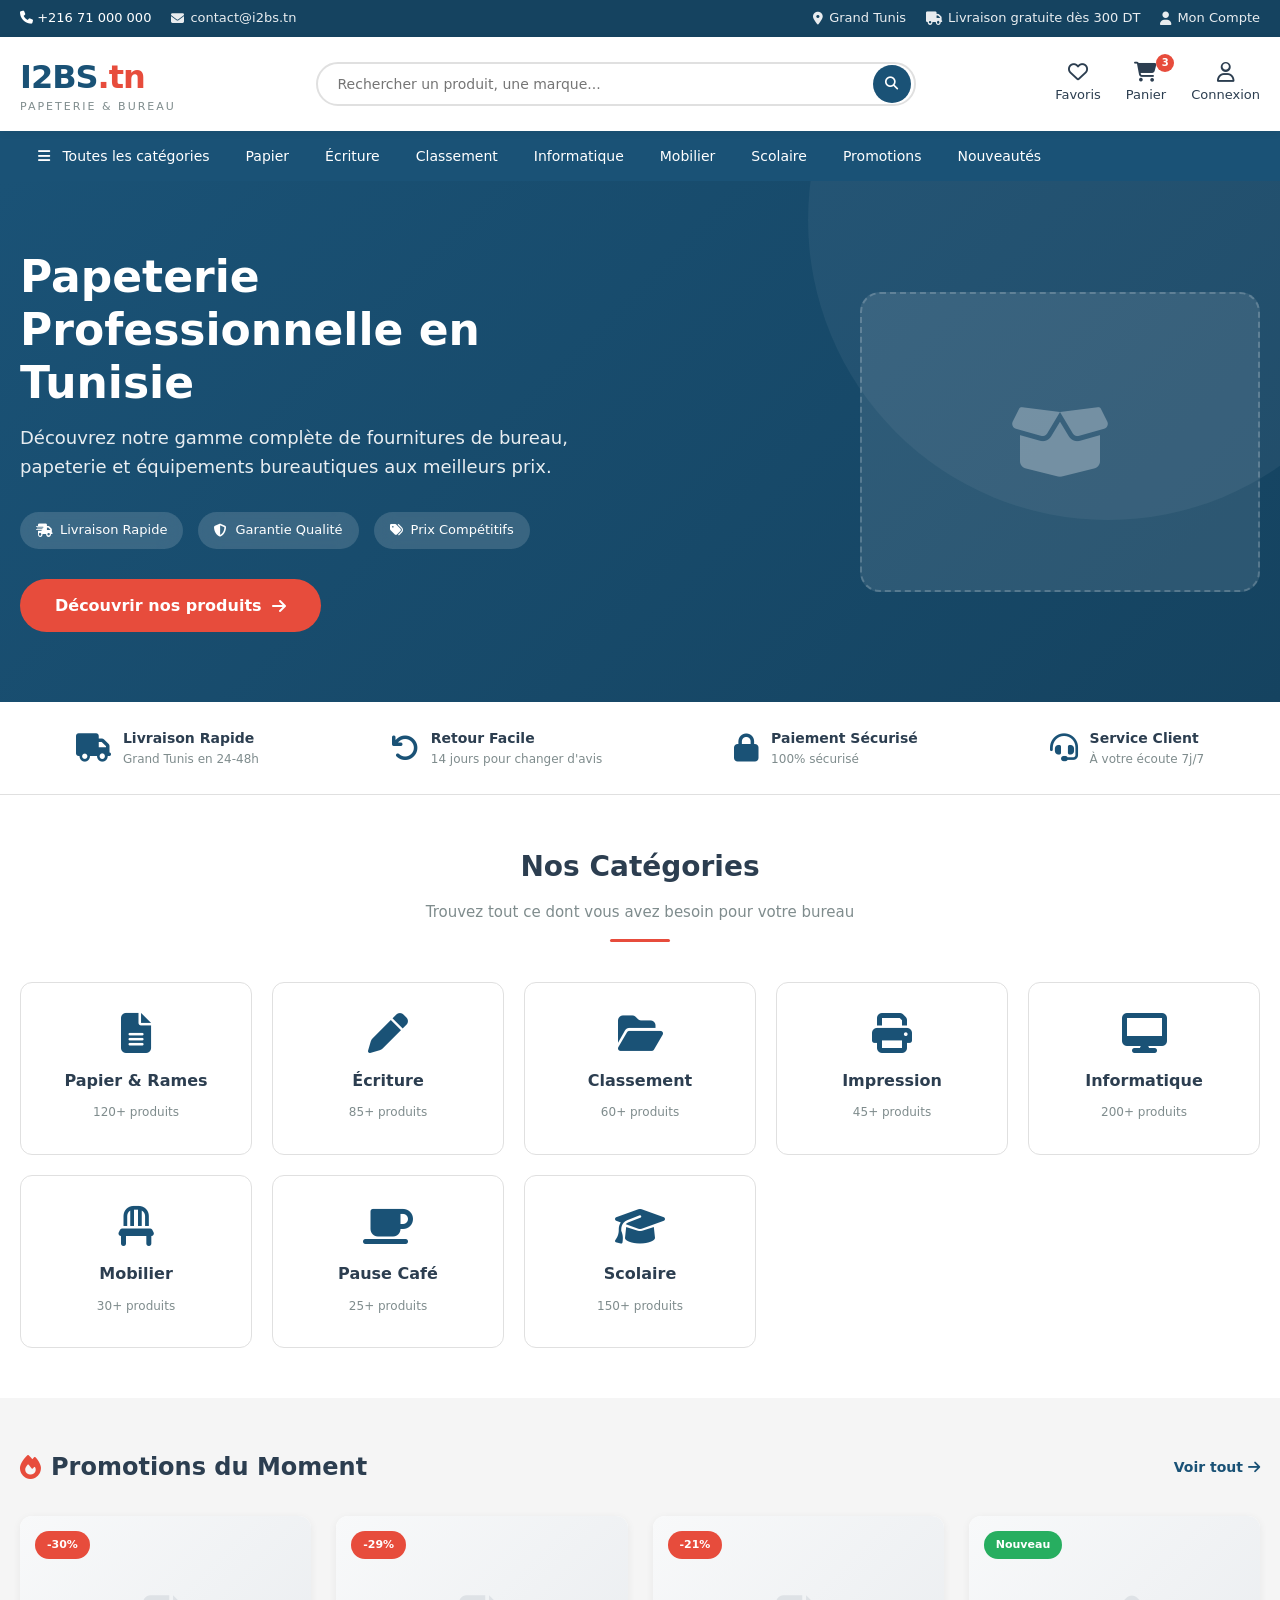
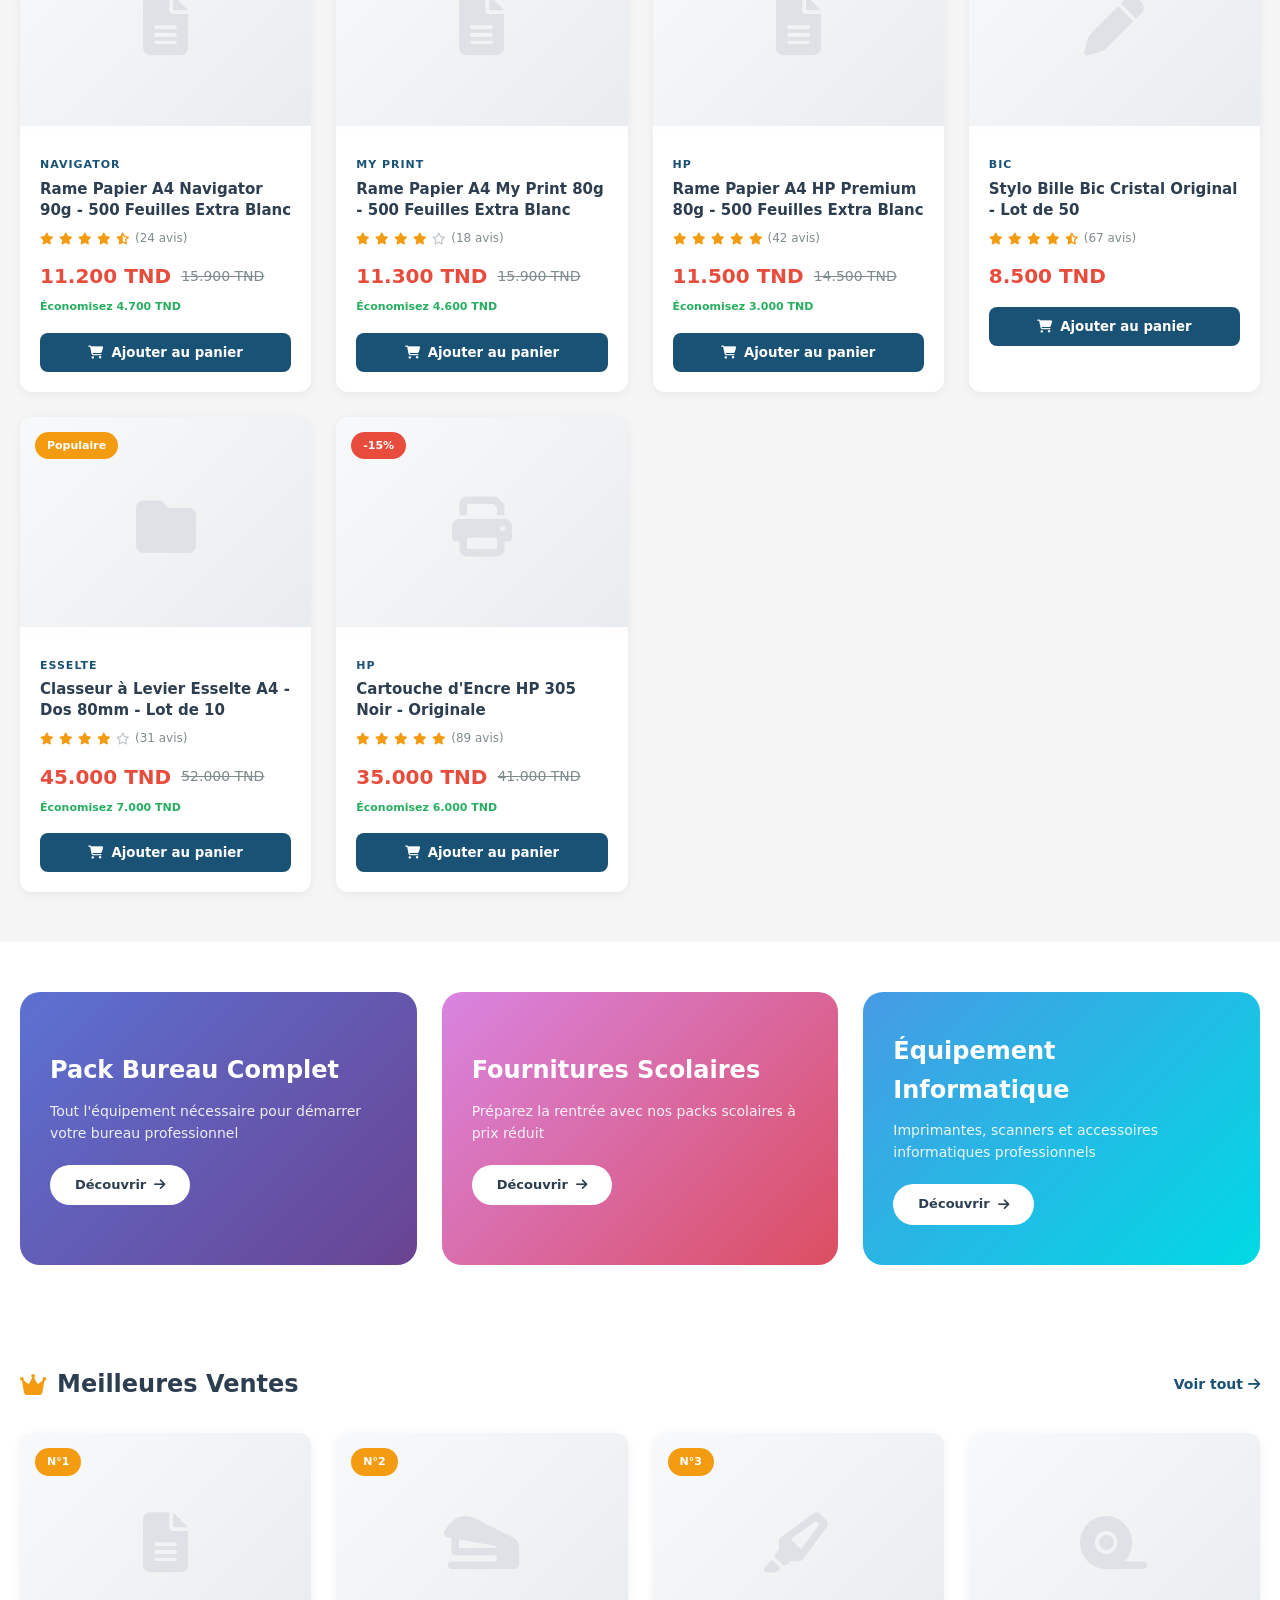
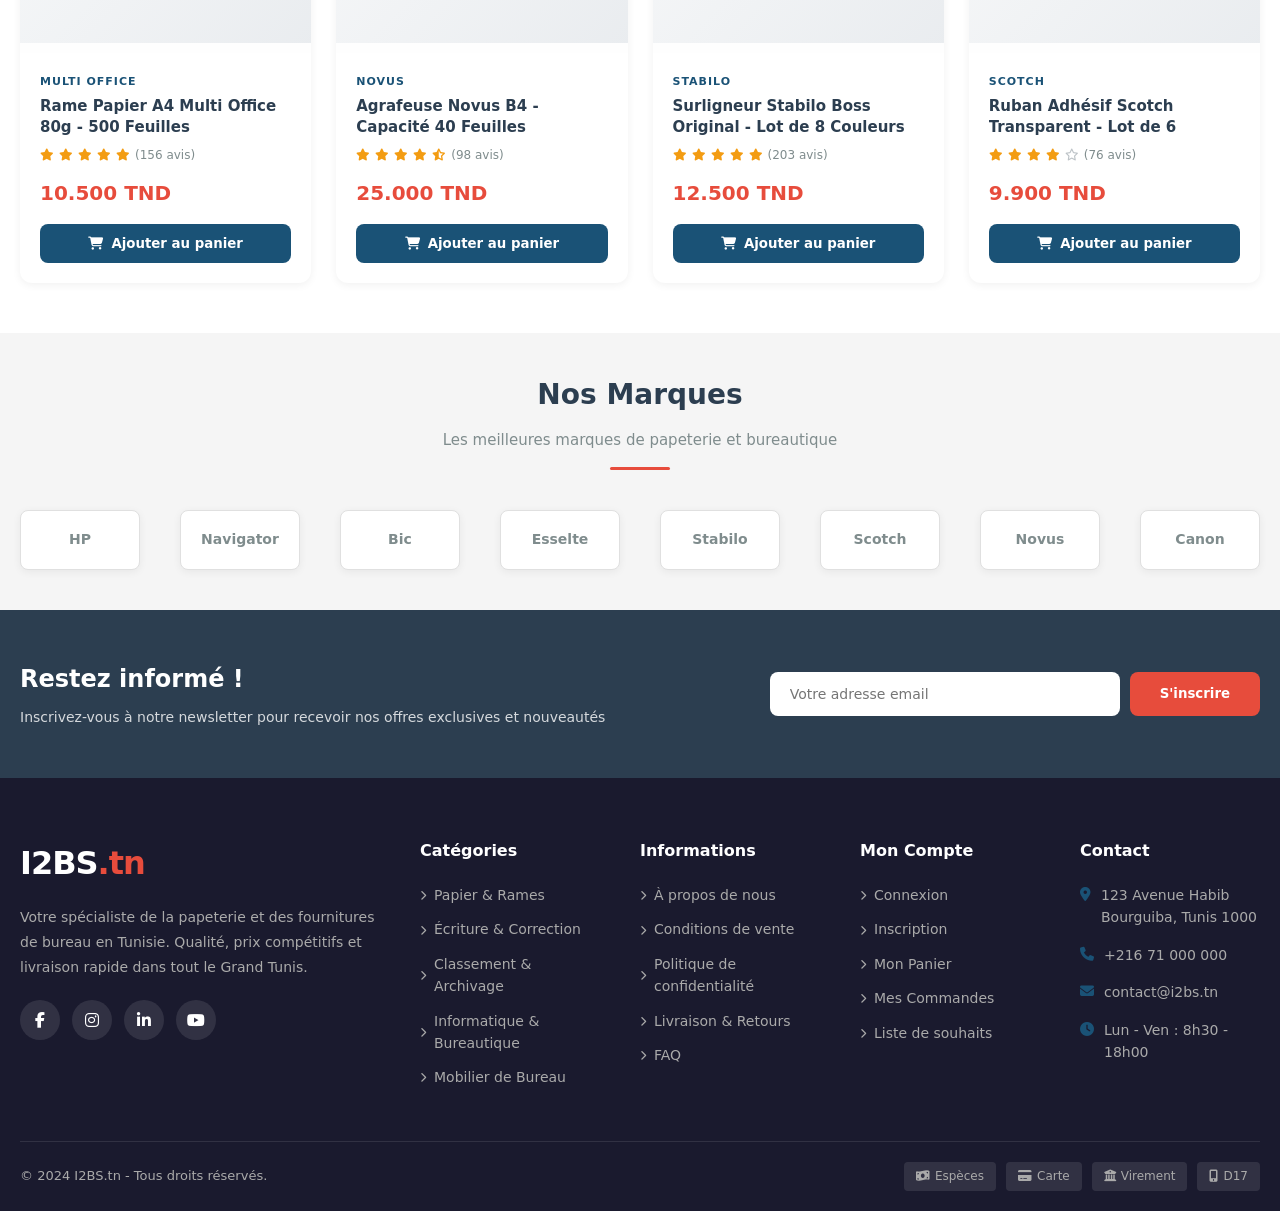
<file: index.html>
<!DOCTYPE html>
<html lang="fr">
<head>
    <meta charset="UTF-8">
    <meta name="viewport" content="width=device-width, initial-scale=1.0">
    <title>I2BS.tn - Papeterie & Fournitures de Bureau en Tunisie</title>
    <meta name="description" content="Votre spécialiste de la papeterie et des fournitures de bureau en Tunisie. Livraison rapide, prix compétitifs.">
    <link href="https://cdnjs.cloudflare.com/ajax/libs/font-awesome/6.4.0/css/all.min.css" rel="stylesheet">
    <link rel="stylesheet" href="css/style.css">
</head>
<body>

    <!-- Top Bar -->
    <div class="top-bar">
        <div class="container">
            <div class="top-bar-left">
                <span><i class="fas fa-phone"></i> +216 71 000 000</span>
                <a href="mailto:contact@i2bs.tn"><i class="fas fa-envelope"></i> contact@i2bs.tn</a>
            </div>
            <div class="top-bar-right">
                <a href="#"><i class="fas fa-map-marker-alt"></i> Grand Tunis</a>
                <a href="#"><i class="fas fa-truck"></i> Livraison gratuite dès 300 DT</a>
                <a href="compte.html"><i class="fas fa-user"></i> Mon Compte</a>
            </div>
        </div>
    </div>

    <!-- Header -->
    <header class="header">
        <div class="container">
            <a href="index.html" class="logo">
                I2BS<span>.tn</span>
                <small>Papeterie & Bureau</small>
            </a>

            <div class="search-bar">
                <input type="text" placeholder="Rechercher un produit, une marque...">
                <button><i class="fas fa-search"></i></button>
            </div>

            <div class="header-actions">
                <a href="#" class="header-action">
                    <i class="far fa-heart"></i>
                    <span>Favoris</span>
                </a>
                <a href="panier.html" class="header-action">
                    <i class="fas fa-shopping-cart"></i>
                    <span class="badge">3</span>
                    <span>Panier</span>
                </a>
                <a href="connexion.html" class="header-action">
                    <i class="far fa-user"></i>
                    <span>Connexion</span>
                </a>
            </div>

            <div class="mobile-toggle">
                <i class="fas fa-bars"></i>
            </div>
        </div>
    </header>

    <!-- Navigation -->
    <nav class="nav-bar">
        <div class="container">
            <ul class="nav-menu">
                <li>
                    <a href="#"><i class="fas fa-bars" style="margin-right:8px;"></i> Toutes les catégories</a>
                    <ul class="dropdown">
                        <li><a href="#"><i class="fas fa-file-alt"></i> Papier & Rames</a></li>
                        <li><a href="#"><i class="fas fa-pen"></i> Écriture & Correction</a></li>
                        <li><a href="#"><i class="fas fa-folder"></i> Classement & Archivage</a></li>
                        <li><a href="#"><i class="fas fa-desktop"></i> Informatique & Bureautique</a></li>
                        <li><a href="#"><i class="fas fa-print"></i> Impression & Copies</a></li>
                        <li><a href="#"><i class="fas fa-chair"></i> Mobilier de Bureau</a></li>
                        <li><a href="#"><i class="fas fa-coffee"></i> Pause Café</a></li>
                        <li><a href="#"><i class="fas fa-paint-brush"></i> Fournitures Scolaires</a></li>
                    </ul>
                </li>
                <li><a href="#">Papier</a></li>
                <li><a href="#">Écriture</a></li>
                <li><a href="#">Classement</a></li>
                <li><a href="#">Informatique</a></li>
                <li><a href="#">Mobilier</a></li>
                <li><a href="#">Scolaire</a></li>
                <li><a href="#">Promotions</a></li>
                <li><a href="#">Nouveautés</a></li>
            </ul>
        </div>
    </nav>

    <!-- Hero Section -->
    <section class="hero">
        <div class="container">
            <div class="hero-content">
                <h1>Papeterie Professionnelle en Tunisie</h1>
                <p>Découvrez notre gamme complète de fournitures de bureau, papeterie et équipements bureautiques aux meilleurs prix.</p>
                <div class="hero-badges">
                    <div class="hero-badge">
                        <i class="fas fa-shipping-fast"></i>
                        Livraison Rapide
                    </div>
                    <div class="hero-badge">
                        <i class="fas fa-shield-alt"></i>
                        Garantie Qualité
                    </div>
                    <div class="hero-badge">
                        <i class="fas fa-tags"></i>
                        Prix Compétitifs
                    </div>
                </div>
                <a href="#produits" class="btn-primary">Découvrir nos produits <i class="fas fa-arrow-right"></i></a>
            </div>
            <div class="hero-image">
                <i class="fas fa-box-open"></i>
            </div>
        </div>
    </section>

    <!-- Features Bar -->
    <div class="features-bar">
        <div class="container">
            <div class="feature-item">
                <i class="fas fa-truck"></i>
                <div>
                    <h4>Livraison Rapide</h4>
                    <p>Grand Tunis en 24-48h</p>
                </div>
            </div>
            <div class="feature-item">
                <i class="fas fa-undo"></i>
                <div>
                    <h4>Retour Facile</h4>
                    <p>14 jours pour changer d'avis</p>
                </div>
            </div>
            <div class="feature-item">
                <i class="fas fa-lock"></i>
                <div>
                    <h4>Paiement Sécurisé</h4>
                    <p>100% sécurisé</p>
                </div>
            </div>
            <div class="feature-item">
                <i class="fas fa-headset"></i>
                <div>
                    <h4>Service Client</h4>
                    <p>À votre écoute 7j/7</p>
                </div>
            </div>
        </div>
    </div>

    <!-- Categories -->
    <section class="categories">
        <div class="container">
            <div class="section-title">
                <h2>Nos Catégories</h2>
                <p>Trouvez tout ce dont vous avez besoin pour votre bureau</p>
                <div class="line"></div>
            </div>
            <div class="cat-grid">
                <a href="#" class="cat-card">
                    <i class="fas fa-file-alt"></i>
                    <h3>Papier & Rames</h3>
                    <span>120+ produits</span>
                </a>
                <a href="#" class="cat-card">
                    <i class="fas fa-pen"></i>
                    <h3>Écriture</h3>
                    <span>85+ produits</span>
                </a>
                <a href="#" class="cat-card">
                    <i class="fas fa-folder-open"></i>
                    <h3>Classement</h3>
                    <span>60+ produits</span>
                </a>
                <a href="#" class="cat-card">
                    <i class="fas fa-print"></i>
                    <h3>Impression</h3>
                    <span>45+ produits</span>
                </a>
                <a href="#" class="cat-card">
                    <i class="fas fa-desktop"></i>
                    <h3>Informatique</h3>
                    <span>200+ produits</span>
                </a>
                <a href="#" class="cat-card">
                    <i class="fas fa-chair"></i>
                    <h3>Mobilier</h3>
                    <span>30+ produits</span>
                </a>
                <a href="#" class="cat-card">
                    <i class="fas fa-coffee"></i>
                    <h3>Pause Café</h3>
                    <span>25+ produits</span>
                </a>
                <a href="#" class="cat-card">
                    <i class="fas fa-graduation-cap"></i>
                    <h3>Scolaire</h3>
                    <span>150+ produits</span>
                </a>
            </div>
        </div>
    </section>

    <!-- Products - Promotions -->
    <section class="products" id="produits">
        <div class="container">
            <div class="products-header">
                <h2><i class="fas fa-fire" style="color: var(--accent);"></i> Promotions du Moment</h2>
                <a href="#" class="view-all">Voir tout <i class="fas fa-arrow-right"></i></a>
            </div>
            <div class="product-grid">
                <div class="product-card">
                    <span class="product-badge">-30%</span>
                    <div class="product-img">
                        <i class="fas fa-file-alt"></i>
                        <div class="product-actions">
                            <button><i class="far fa-heart"></i></button>
                            <button><i class="fas fa-eye"></i></button>
                            <button><i class="fas fa-exchange-alt"></i></button>
                        </div>
                    </div>
                    <div class="product-info">
                        <div class="product-brand">Navigator</div>
                        <div class="product-name">Rame Papier A4 Navigator 90g - 500 Feuilles Extra Blanc</div>
                        <div class="product-rating">
                            <i class="fas fa-star"></i>
                            <i class="fas fa-star"></i>
                            <i class="fas fa-star"></i>
                            <i class="fas fa-star"></i>
                            <i class="fas fa-star-half-alt"></i>
                            <span>(24 avis)</span>
                        </div>
                        <div class="product-price">
                            <span class="price-current">11.200 TND</span>
                            <span class="price-old">15.900 TND</span>
                        </div>
                        <span class="price-save">Économisez 4.700 TND</span>
                        <button class="btn-add-cart"><i class="fas fa-shopping-cart"></i> Ajouter au panier</button>
                    </div>
                </div>

                <div class="product-card">
                    <span class="product-badge">-29%</span>
                    <div class="product-img">
                        <i class="fas fa-file-alt"></i>
                        <div class="product-actions">
                            <button><i class="far fa-heart"></i></button>
                            <button><i class="fas fa-eye"></i></button>
                            <button><i class="fas fa-exchange-alt"></i></button>
                        </div>
                    </div>
                    <div class="product-info">
                        <div class="product-brand">My Print</div>
                        <div class="product-name">Rame Papier A4 My Print 80g - 500 Feuilles Extra Blanc</div>
                        <div class="product-rating">
                            <i class="fas fa-star"></i>
                            <i class="fas fa-star"></i>
                            <i class="fas fa-star"></i>
                            <i class="fas fa-star"></i>
                            <i class="far fa-star empty"></i>
                            <span>(18 avis)</span>
                        </div>
                        <div class="product-price">
                            <span class="price-current">11.300 TND</span>
                            <span class="price-old">15.900 TND</span>
                        </div>
                        <span class="price-save">Économisez 4.600 TND</span>
                        <button class="btn-add-cart"><i class="fas fa-shopping-cart"></i> Ajouter au panier</button>
                    </div>
                </div>

                <div class="product-card">
                    <span class="product-badge">-21%</span>
                    <div class="product-img">
                        <i class="fas fa-file-alt"></i>
                        <div class="product-actions">
                            <button><i class="far fa-heart"></i></button>
                            <button><i class="fas fa-eye"></i></button>
                            <button><i class="fas fa-exchange-alt"></i></button>
                        </div>
                    </div>
                    <div class="product-info">
                        <div class="product-brand">HP</div>
                        <div class="product-name">Rame Papier A4 HP Premium 80g - 500 Feuilles Extra Blanc</div>
                        <div class="product-rating">
                            <i class="fas fa-star"></i>
                            <i class="fas fa-star"></i>
                            <i class="fas fa-star"></i>
                            <i class="fas fa-star"></i>
                            <i class="fas fa-star"></i>
                            <span>(42 avis)</span>
                        </div>
                        <div class="product-price">
                            <span class="price-current">11.500 TND</span>
                            <span class="price-old">14.500 TND</span>
                        </div>
                        <span class="price-save">Économisez 3.000 TND</span>
                        <button class="btn-add-cart"><i class="fas fa-shopping-cart"></i> Ajouter au panier</button>
                    </div>
                </div>

                <div class="product-card">
                    <span class="product-badge new">Nouveau</span>
                    <div class="product-img">
                        <i class="fas fa-pen"></i>
                        <div class="product-actions">
                            <button><i class="far fa-heart"></i></button>
                            <button><i class="fas fa-eye"></i></button>
                            <button><i class="fas fa-exchange-alt"></i></button>
                        </div>
                    </div>
                    <div class="product-info">
                        <div class="product-brand">Bic</div>
                        <div class="product-name">Stylo Bille Bic Cristal Original - Lot de 50</div>
                        <div class="product-rating">
                            <i class="fas fa-star"></i>
                            <i class="fas fa-star"></i>
                            <i class="fas fa-star"></i>
                            <i class="fas fa-star"></i>
                            <i class="fas fa-star-half-alt"></i>
                            <span>(67 avis)</span>
                        </div>
                        <div class="product-price">
                            <span class="price-current">8.500 TND</span>
                        </div>
                        <button class="btn-add-cart"><i class="fas fa-shopping-cart"></i> Ajouter au panier</button>
                    </div>
                </div>

                <div class="product-card">
                    <span class="product-badge hot">Populaire</span>
                    <div class="product-img">
                        <i class="fas fa-folder"></i>
                        <div class="product-actions">
                            <button><i class="far fa-heart"></i></button>
                            <button><i class="fas fa-eye"></i></button>
                            <button><i class="fas fa-exchange-alt"></i></button>
                        </div>
                    </div>
                    <div class="product-info">
                        <div class="product-brand">Esselte</div>
                        <div class="product-name">Classeur à Levier Esselte A4 - Dos 80mm - Lot de 10</div>
                        <div class="product-rating">
                            <i class="fas fa-star"></i>
                            <i class="fas fa-star"></i>
                            <i class="fas fa-star"></i>
                            <i class="fas fa-star"></i>
                            <i class="far fa-star empty"></i>
                            <span>(31 avis)</span>
                        </div>
                        <div class="product-price">
                            <span class="price-current">45.000 TND</span>
                            <span class="price-old">52.000 TND</span>
                        </div>
                        <span class="price-save">Économisez 7.000 TND</span>
                        <button class="btn-add-cart"><i class="fas fa-shopping-cart"></i> Ajouter au panier</button>
                    </div>
                </div>

                <div class="product-card">
                    <span class="product-badge">-15%</span>
                    <div class="product-img">
                        <i class="fas fa-print"></i>
                        <div class="product-actions">
                            <button><i class="far fa-heart"></i></button>
                            <button><i class="fas fa-eye"></i></button>
                            <button><i class="fas fa-exchange-alt"></i></button>
                        </div>
                    </div>
                    <div class="product-info">
                        <div class="product-brand">HP</div>
                        <div class="product-name">Cartouche d'Encre HP 305 Noir - Originale</div>
                        <div class="product-rating">
                            <i class="fas fa-star"></i>
                            <i class="fas fa-star"></i>
                            <i class="fas fa-star"></i>
                            <i class="fas fa-star"></i>
                            <i class="fas fa-star"></i>
                            <span>(89 avis)</span>
                        </div>
                        <div class="product-price">
                            <span class="price-current">35.000 TND</span>
                            <span class="price-old">41.000 TND</span>
                        </div>
                        <span class="price-save">Économisez 6.000 TND</span>
                        <button class="btn-add-cart"><i class="fas fa-shopping-cart"></i> Ajouter au panier</button>
                    </div>
                </div>
            </div>
        </div>
    </section>

    <!-- Promo Banners -->
    <section class="promo-banner">
        <div class="container">
            <div class="promo-grid">
                <div class="promo-card promo-1">
                    <h3>Pack Bureau Complet</h3>
                    <p>Tout l'équipement nécessaire pour démarrer votre bureau professionnel</p>
                    <a href="#">Découvrir <i class="fas fa-arrow-right"></i></a>
                </div>
                <div class="promo-card promo-2">
                    <h3>Fournitures Scolaires</h3>
                    <p>Préparez la rentrée avec nos packs scolaires à prix réduit</p>
                    <a href="#">Découvrir <i class="fas fa-arrow-right"></i></a>
                </div>
                <div class="promo-card promo-3">
                    <h3>Équipement Informatique</h3>
                    <p>Imprimantes, scanners et accessoires informatiques professionnels</p>
                    <a href="#">Découvrir <i class="fas fa-arrow-right"></i></a>
                </div>
            </div>
        </div>
    </section>

    <!-- Products - Best Sellers -->
    <section class="products" style="background: white;">
        <div class="container">
            <div class="products-header">
                <h2><i class="fas fa-crown" style="color: var(--gold);"></i> Meilleures Ventes</h2>
                <a href="#" class="view-all">Voir tout <i class="fas fa-arrow-right"></i></a>
            </div>
            <div class="product-grid">
                <div class="product-card">
                    <span class="product-badge hot">N°1</span>
                    <a href="produit.html" class="product-img">
                        <i class="fas fa-file-alt"></i>
                        <div class="product-actions">
                            <button><i class="far fa-heart"></i></button>
                            <button><i class="fas fa-eye"></i></button>
                            <button><i class="fas fa-exchange-alt"></i></button>
                        </div>
                    </a>
                    <div class="product-info">
                        <div class="product-brand">Multi Office</div>
                        <a href="produit.html" class="product-name">Rame Papier A4 Multi Office 80g - 500 Feuilles</a>
                        <div class="product-rating">
                            <i class="fas fa-star"></i>
                            <i class="fas fa-star"></i>
                            <i class="fas fa-star"></i>
                            <i class="fas fa-star"></i>
                            <i class="fas fa-star"></i>
                            <span>(156 avis)</span>
                        </div>
                        <div class="product-price">
                            <span class="price-current">10.500 TND</span>
                        </div>
                        <button class="btn-add-cart"><i class="fas fa-shopping-cart"></i> Ajouter au panier</button>
                    </div>
                </div>

                <div class="product-card">
                    <span class="product-badge hot">N°2</span>
                    <div class="product-img">
                        <i class="fas fa-stapler"></i>
                        <div class="product-actions">
                            <button><i class="far fa-heart"></i></button>
                            <button><i class="fas fa-eye"></i></button>
                            <button><i class="fas fa-exchange-alt"></i></button>
                        </div>
                    </div>
                    <div class="product-info">
                        <div class="product-brand">Novus</div>
                        <div class="product-name">Agrafeuse Novus B4 - Capacité 40 Feuilles</div>
                        <div class="product-rating">
                            <i class="fas fa-star"></i>
                            <i class="fas fa-star"></i>
                            <i class="fas fa-star"></i>
                            <i class="fas fa-star"></i>
                            <i class="fas fa-star-half-alt"></i>
                            <span>(98 avis)</span>
                        </div>
                        <div class="product-price">
                            <span class="price-current">25.000 TND</span>
                        </div>
                        <button class="btn-add-cart"><i class="fas fa-shopping-cart"></i> Ajouter au panier</button>
                    </div>
                </div>

                <div class="product-card">
                    <span class="product-badge hot">N°3</span>
                    <div class="product-img">
                        <i class="fas fa-highlighter"></i>
                        <div class="product-actions">
                            <button><i class="far fa-heart"></i></button>
                            <button><i class="fas fa-eye"></i></button>
                            <button><i class="fas fa-exchange-alt"></i></button>
                        </div>
                    </div>
                    <div class="product-info">
                        <div class="product-brand">Stabilo</div>
                        <div class="product-name">Surligneur Stabilo Boss Original - Lot de 8 Couleurs</div>
                        <div class="product-rating">
                            <i class="fas fa-star"></i>
                            <i class="fas fa-star"></i>
                            <i class="fas fa-star"></i>
                            <i class="fas fa-star"></i>
                            <i class="fas fa-star"></i>
                            <span>(203 avis)</span>
                        </div>
                        <div class="product-price">
                            <span class="price-current">12.500 TND</span>
                        </div>
                        <button class="btn-add-cart"><i class="fas fa-shopping-cart"></i> Ajouter au panier</button>
                    </div>
                </div>

                <div class="product-card">
                    <div class="product-img">
                        <i class="fas fa-tape"></i>
                        <div class="product-actions">
                            <button><i class="far fa-heart"></i></button>
                            <button><i class="fas fa-eye"></i></button>
                            <button><i class="fas fa-exchange-alt"></i></button>
                        </div>
                    </div>
                    <div class="product-info">
                        <div class="product-brand">Scotch</div>
                        <div class="product-name">Ruban Adhésif Scotch Transparent - Lot de 6</div>
                        <div class="product-rating">
                            <i class="fas fa-star"></i>
                            <i class="fas fa-star"></i>
                            <i class="fas fa-star"></i>
                            <i class="fas fa-star"></i>
                            <i class="far fa-star empty"></i>
                            <span>(76 avis)</span>
                        </div>
                        <div class="product-price">
                            <span class="price-current">9.900 TND</span>
                        </div>
                        <button class="btn-add-cart"><i class="fas fa-shopping-cart"></i> Ajouter au panier</button>
                    </div>
                </div>
            </div>
        </div>
    </section>

    <!-- Brands -->
    <section class="brands">
        <div class="container">
            <div class="section-title">
                <h2>Nos Marques</h2>
                <p>Les meilleures marques de papeterie et bureautique</p>
                <div class="line"></div>
            </div>
            <div class="brands-grid">
                <div class="brand-item">HP</div>
                <div class="brand-item">Navigator</div>
                <div class="brand-item">Bic</div>
                <div class="brand-item">Esselte</div>
                <div class="brand-item">Stabilo</div>
                <div class="brand-item">Scotch</div>
                <div class="brand-item">Novus</div>
                <div class="brand-item">Canon</div>
            </div>
        </div>
    </section>

    <!-- Newsletter -->
    <section class="newsletter">
        <div class="container">
            <div class="newsletter-content">
                <h3>Restez informé !</h3>
                <p>Inscrivez-vous à notre newsletter pour recevoir nos offres exclusives et nouveautés</p>
            </div>
            <form class="newsletter-form">
                <input type="email" placeholder="Votre adresse email" required>
                <button type="submit">S'inscrire</button>
            </form>
        </div>
    </section>

    <!-- Footer -->
    <footer class="footer">
        <div class="container">
            <div class="footer-grid">
                <div class="footer-col footer-about">
                    <a href="index.html" class="logo">I2BS<span>.tn</span></a>
                    <p>Votre spécialiste de la papeterie et des fournitures de bureau en Tunisie. Qualité, prix compétitifs et livraison rapide dans tout le Grand Tunis.</p>
                    <div class="footer-social">
                        <a href="#"><i class="fab fa-facebook-f"></i></a>
                        <a href="#"><i class="fab fa-instagram"></i></a>
                        <a href="#"><i class="fab fa-linkedin-in"></i></a>
                        <a href="#"><i class="fab fa-youtube"></i></a>
                    </div>
                </div>
                <div class="footer-col">
                    <h4>Catégories</h4>
                    <ul class="footer-links">
                        <li><a href="#"><i class="fas fa-chevron-right"></i> Papier & Rames</a></li>
                        <li><a href="#"><i class="fas fa-chevron-right"></i> Écriture & Correction</a></li>
                        <li><a href="#"><i class="fas fa-chevron-right"></i> Classement & Archivage</a></li>
                        <li><a href="#"><i class="fas fa-chevron-right"></i> Informatique & Bureautique</a></li>
                        <li><a href="#"><i class="fas fa-chevron-right"></i> Mobilier de Bureau</a></li>
                    </ul>
                </div>
                <div class="footer-col">
                    <h4>Informations</h4>
                    <ul class="footer-links">
                        <li><a href="#"><i class="fas fa-chevron-right"></i> À propos de nous</a></li>
                        <li><a href="#"><i class="fas fa-chevron-right"></i> Conditions de vente</a></li>
                        <li><a href="#"><i class="fas fa-chevron-right"></i> Politique de confidentialité</a></li>
                        <li><a href="#"><i class="fas fa-chevron-right"></i> Livraison & Retours</a></li>
                        <li><a href="#"><i class="fas fa-chevron-right"></i> FAQ</a></li>
                    </ul>
                </div>
                <div class="footer-col">
                    <h4>Mon Compte</h4>
                    <ul class="footer-links">
                        <li><a href="connexion.html"><i class="fas fa-chevron-right"></i> Connexion</a></li>
                        <li><a href="inscription.html"><i class="fas fa-chevron-right"></i> Inscription</a></li>
                        <li><a href="panier.html"><i class="fas fa-chevron-right"></i> Mon Panier</a></li>
                        <li><a href="compte.html"><i class="fas fa-chevron-right"></i> Mes Commandes</a></li>
                        <li><a href="#"><i class="fas fa-chevron-right"></i> Liste de souhaits</a></li>
                    </ul>
                </div>
                <div class="footer-col footer-contact">
                    <h4>Contact</h4>
                    <p><i class="fas fa-map-marker-alt"></i> 123 Avenue Habib Bourguiba, Tunis 1000</p>
                    <p><i class="fas fa-phone"></i> +216 71 000 000</p>
                    <p><i class="fas fa-envelope"></i> contact@i2bs.tn</p>
                    <p><i class="fas fa-clock"></i> Lun - Ven : 8h30 - 18h00</p>
                </div>
            </div>
            <div class="footer-bottom">
                <div>© 2024 I2BS.tn - Tous droits réservés.</div>
                <div class="payment-methods">
                    <span><i class="fas fa-money-bill-wave"></i> Espèces</span>
                    <span><i class="fas fa-credit-card"></i> Carte</span>
                    <span><i class="fas fa-university"></i> Virement</span>
                    <span><i class="fas fa-mobile-alt"></i> D17</span>
                </div>
            </div>
        </div>
    </footer>

    <script src="js/main.js"></script>
</body>
</html>
</file>
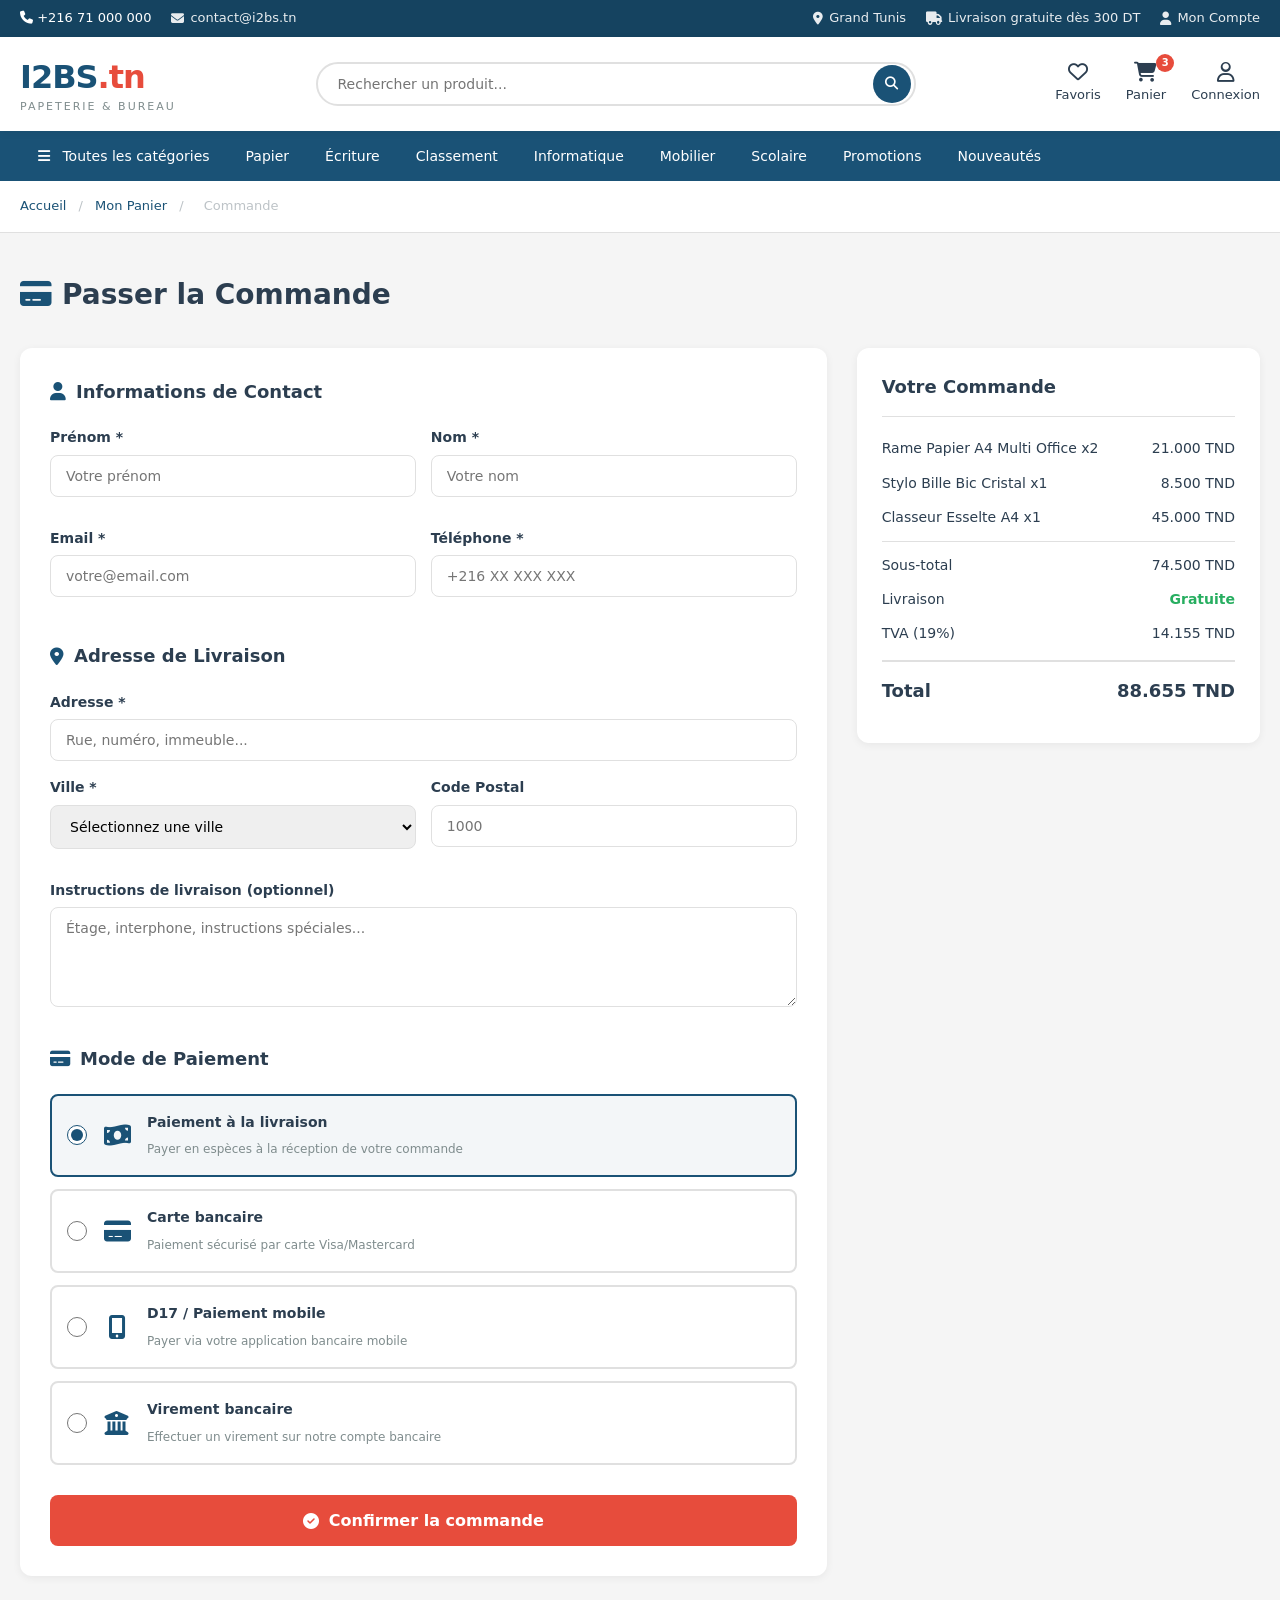
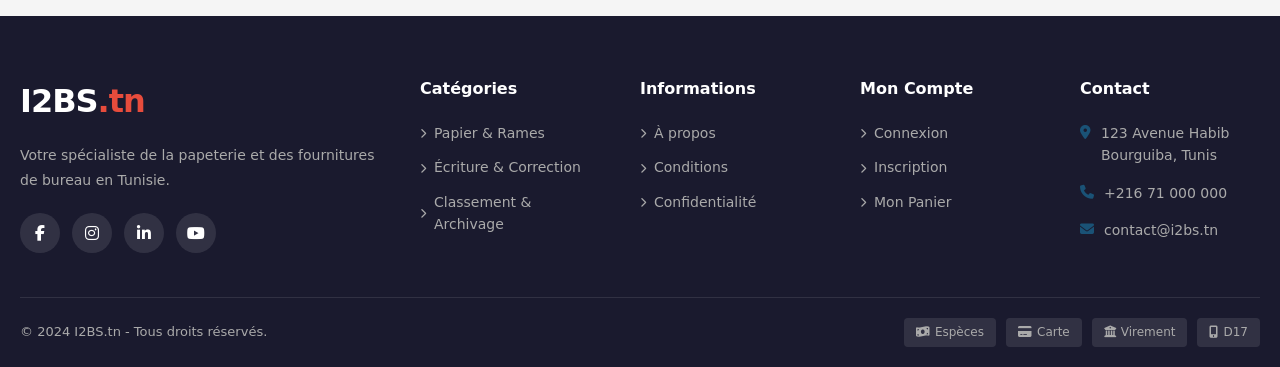
<file: commande.html>
<!DOCTYPE html>
<html lang="fr">
<head>
    <meta charset="UTF-8">
    <meta name="viewport" content="width=device-width, initial-scale=1.0">
    <title>Passer Commande | I2BS.tn</title>
    <meta name="description" content="Finalisez votre commande - I2BS.tn">
    <link href="https://cdnjs.cloudflare.com/ajax/libs/font-awesome/6.4.0/css/all.min.css" rel="stylesheet">
    <link rel="stylesheet" href="css/style.css">
</head>
<body>

    <!-- Top Bar -->
    <div class="top-bar">
        <div class="container">
            <div class="top-bar-left">
                <span><i class="fas fa-phone"></i> +216 71 000 000</span>
                <a href="mailto:contact@i2bs.tn"><i class="fas fa-envelope"></i> contact@i2bs.tn</a>
            </div>
            <div class="top-bar-right">
                <a href="#"><i class="fas fa-map-marker-alt"></i> Grand Tunis</a>
                <a href="#"><i class="fas fa-truck"></i> Livraison gratuite dès 300 DT</a>
                <a href="compte.html"><i class="fas fa-user"></i> Mon Compte</a>
            </div>
        </div>
    </div>

    <!-- Header -->
    <header class="header">
        <div class="container">
            <a href="index.html" class="logo">I2BS<span>.tn</span><small>Papeterie & Bureau</small></a>
            <div class="search-bar">
                <input type="text" placeholder="Rechercher un produit...">
                <button><i class="fas fa-search"></i></button>
            </div>
            <div class="header-actions">
                <a href="#" class="header-action"><i class="far fa-heart"></i><span>Favoris</span></a>
                <a href="panier.html" class="header-action"><i class="fas fa-shopping-cart"></i><span class="badge">3</span><span>Panier</span></a>
                <a href="connexion.html" class="header-action"><i class="far fa-user"></i><span>Connexion</span></a>
            </div>
            <div class="mobile-toggle"><i class="fas fa-bars"></i></div>
        </div>
    </header>

    <!-- Navigation -->
    <nav class="nav-bar">
        <div class="container">
            <ul class="nav-menu">
                <li>
                    <a href="#"><i class="fas fa-bars" style="margin-right:8px;"></i> Toutes les catégories</a>
                    <ul class="dropdown">
                        <li><a href="#"><i class="fas fa-file-alt"></i> Papier & Rames</a></li>
                        <li><a href="#"><i class="fas fa-pen"></i> Écriture & Correction</a></li>
                        <li><a href="#"><i class="fas fa-folder"></i> Classement & Archivage</a></li>
                        <li><a href="#"><i class="fas fa-desktop"></i> Informatique & Bureautique</a></li>
                        <li><a href="#"><i class="fas fa-print"></i> Impression & Copies</a></li>
                        <li><a href="#"><i class="fas fa-chair"></i> Mobilier de Bureau</a></li>
                        <li><a href="#"><i class="fas fa-coffee"></i> Pause Café</a></li>
                        <li><a href="#"><i class="fas fa-paint-brush"></i> Fournitures Scolaires</a></li>
                    </ul>
                </li>
                <li><a href="#">Papier</a></li>
                <li><a href="#">Écriture</a></li>
                <li><a href="#">Classement</a></li>
                <li><a href="#">Informatique</a></li>
                <li><a href="#">Mobilier</a></li>
                <li><a href="#">Scolaire</a></li>
                <li><a href="#">Promotions</a></li>
                <li><a href="#">Nouveautés</a></li>
            </ul>
        </div>
    </nav>

    <!-- Breadcrumb -->
    <div class="breadcrumb">
        <div class="container">
            <a href="index.html">Accueil</a>
            <span>/</span>
            <a href="panier.html">Mon Panier</a>
            <span>/</span>
            <span>Commande</span>
        </div>
    </div>

    <!-- Checkout Page -->
    <section class="checkout-page">
        <div class="container">
            <h1><i class="fas fa-credit-card" style="color: var(--primary); margin-right: 10px;"></i>Passer la Commande</h1>

            <div class="checkout-grid">
                <!-- Checkout Form -->
                <div class="checkout-form">
                    <!-- Contact Info -->
                    <div class="form-section">
                        <h3><i class="fas fa-user"></i> Informations de Contact</h3>
                        <div class="form-row">
                            <div class="form-group">
                                <label>Prénom *</label>
                                <input type="text" placeholder="Votre prénom" required>
                            </div>
                            <div class="form-group">
                                <label>Nom *</label>
                                <input type="text" placeholder="Votre nom" required>
                            </div>
                        </div>
                        <div class="form-row">
                            <div class="form-group">
                                <label>Email *</label>
                                <input type="email" placeholder="votre@email.com" required>
                            </div>
                            <div class="form-group">
                                <label>Téléphone *</label>
                                <input type="tel" placeholder="+216 XX XXX XXX" required>
                            </div>
                        </div>
                    </div>

                    <!-- Shipping Address -->
                    <div class="form-section">
                        <h3><i class="fas fa-map-marker-alt"></i> Adresse de Livraison</h3>
                        <div class="form-group">
                            <label>Adresse *</label>
                            <input type="text" placeholder="Rue, numéro, immeuble..." required>
                        </div>
                        <div class="form-row">
                            <div class="form-group">
                                <label>Ville *</label>
                                <select required>
                                    <option value="">Sélectionnez une ville</option>
                                    <option>Tunis</option>
                                    <option>Ariana</option>
                                    <option>Ben Arous</option>
                                    <option>La Manouba</option>
                                    <option>Sfax</option>
                                    <option>Sousse</option>
                                    <option>Nabeul</option>
                                    <option>Bizerte</option>
                                    <option>Autre</option>
                                </select>
                            </div>
                            <div class="form-group">
                                <label>Code Postal</label>
                                <input type="text" placeholder="1000">
                            </div>
                        </div>
                        <div class="form-group">
                            <label>Instructions de livraison (optionnel)</label>
                            <textarea placeholder="Étage, interphone, instructions spéciales..."></textarea>
                        </div>
                    </div>

                    <!-- Payment Method -->
                    <div class="form-section">
                        <h3><i class="fas fa-credit-card"></i> Mode de Paiement</h3>
                        <div class="payment-methods-list">
                            <label class="payment-method selected">
                                <input type="radio" name="payment" value="cod" checked>
                                <i class="fas fa-money-bill-wave"></i>
                                <div>
                                    <strong>Paiement à la livraison</strong>
                                    <span>Payer en espèces à la réception de votre commande</span>
                                </div>
                            </label>
                            <label class="payment-method">
                                <input type="radio" name="payment" value="card">
                                <i class="fas fa-credit-card"></i>
                                <div>
                                    <strong>Carte bancaire</strong>
                                    <span>Paiement sécurisé par carte Visa/Mastercard</span>
                                </div>
                            </label>
                            <label class="payment-method">
                                <input type="radio" name="payment" value="d17">
                                <i class="fas fa-mobile-alt"></i>
                                <div>
                                    <strong>D17 / Paiement mobile</strong>
                                    <span>Payer via votre application bancaire mobile</span>
                                </div>
                            </label>
                            <label class="payment-method">
                                <input type="radio" name="payment" value="transfer">
                                <i class="fas fa-university"></i>
                                <div>
                                    <strong>Virement bancaire</strong>
                                    <span>Effectuer un virement sur notre compte bancaire</span>
                                </div>
                            </label>
                        </div>
                    </div>

                    <button type="submit" class="btn-checkout" style="margin-top: 10px;">
                        <i class="fas fa-check-circle"></i> Confirmer la commande
                    </button>
                </div>

                <!-- Order Summary -->
                <div class="cart-summary">
                    <h3>Votre Commande</h3>
                    <div class="summary-row">
                        <span>Rame Papier A4 Multi Office x2</span>
                        <span>21.000 TND</span>
                    </div>
                    <div class="summary-row">
                        <span>Stylo Bille Bic Cristal x1</span>
                        <span>8.500 TND</span>
                    </div>
                    <div class="summary-row">
                        <span>Classeur Esselte A4 x1</span>
                        <span>45.000 TND</span>
                    </div>
                    <div class="summary-row" style="border-top: 1px solid var(--border); padding-top: 12px; margin-top: 12px;">
                        <span>Sous-total</span>
                        <span>74.500 TND</span>
                    </div>
                    <div class="summary-row">
                        <span>Livraison</span>
                        <span class="free">Gratuite</span>
                    </div>
                    <div class="summary-row">
                        <span>TVA (19%)</span>
                        <span>14.155 TND</span>
                    </div>
                    <div class="summary-row total">
                        <span>Total</span>
                        <span>88.655 TND</span>
                    </div>
                </div>
            </div>
        </div>
    </section>

    <!-- Footer -->
    <footer class="footer">
        <div class="container">
            <div class="footer-grid">
                <div class="footer-col footer-about">
                    <a href="index.html" class="logo">I2BS<span>.tn</span></a>
                    <p>Votre spécialiste de la papeterie et des fournitures de bureau en Tunisie.</p>
                    <div class="footer-social">
                        <a href="#"><i class="fab fa-facebook-f"></i></a>
                        <a href="#"><i class="fab fa-instagram"></i></a>
                        <a href="#"><i class="fab fa-linkedin-in"></i></a>
                        <a href="#"><i class="fab fa-youtube"></i></a>
                    </div>
                </div>
                <div class="footer-col">
                    <h4>Catégories</h4>
                    <ul class="footer-links">
                        <li><a href="#"><i class="fas fa-chevron-right"></i> Papier & Rames</a></li>
                        <li><a href="#"><i class="fas fa-chevron-right"></i> Écriture & Correction</a></li>
                        <li><a href="#"><i class="fas fa-chevron-right"></i> Classement & Archivage</a></li>
                    </ul>
                </div>
                <div class="footer-col">
                    <h4>Informations</h4>
                    <ul class="footer-links">
                        <li><a href="#"><i class="fas fa-chevron-right"></i> À propos</a></li>
                        <li><a href="#"><i class="fas fa-chevron-right"></i> Conditions</a></li>
                        <li><a href="#"><i class="fas fa-chevron-right"></i> Confidentialité</a></li>
                    </ul>
                </div>
                <div class="footer-col">
                    <h4>Mon Compte</h4>
                    <ul class="footer-links">
                        <li><a href="connexion.html"><i class="fas fa-chevron-right"></i> Connexion</a></li>
                        <li><a href="inscription.html"><i class="fas fa-chevron-right"></i> Inscription</a></li>
                        <li><a href="panier.html"><i class="fas fa-chevron-right"></i> Mon Panier</a></li>
                    </ul>
                </div>
                <div class="footer-col footer-contact">
                    <h4>Contact</h4>
                    <p><i class="fas fa-map-marker-alt"></i> 123 Avenue Habib Bourguiba, Tunis</p>
                    <p><i class="fas fa-phone"></i> +216 71 000 000</p>
                    <p><i class="fas fa-envelope"></i> contact@i2bs.tn</p>
                </div>
            </div>
            <div class="footer-bottom">
                <div>© 2024 I2BS.tn - Tous droits réservés.</div>
                <div class="payment-methods">
                    <span><i class="fas fa-money-bill-wave"></i> Espèces</span>
                    <span><i class="fas fa-credit-card"></i> Carte</span>
                    <span><i class="fas fa-university"></i> Virement</span>
                    <span><i class="fas fa-mobile-alt"></i> D17</span>
                </div>
            </div>
        </div>
    </footer>

    <script src="js/main.js"></script>
</body>
</html>
</file>
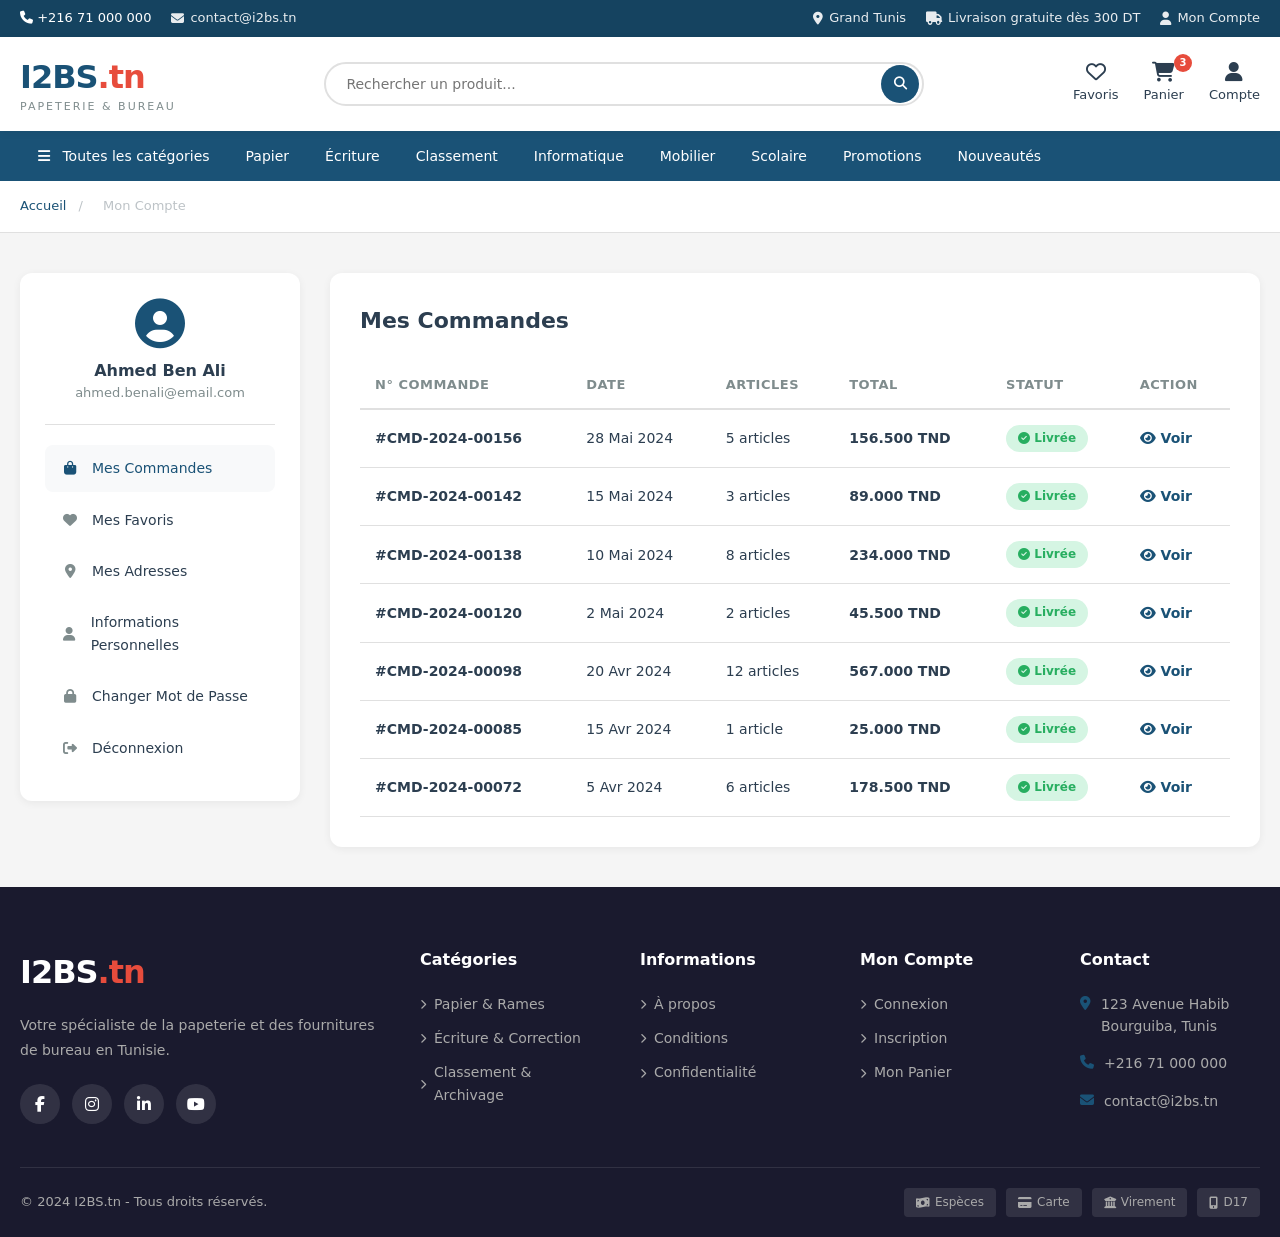
<file: compte.html>
<!DOCTYPE html>
<html lang="fr">
<head>
    <meta charset="UTF-8">
    <meta name="viewport" content="width=device-width, initial-scale=1.0">
    <title>Mon Compte | I2BS.tn</title>
    <meta name="description" content="Gérez votre compte I2BS.tn - Commandes, adresses, favoris">
    <link href="https://cdnjs.cloudflare.com/ajax/libs/font-awesome/6.4.0/css/all.min.css" rel="stylesheet">
    <link rel="stylesheet" href="css/style.css">
</head>
<body>

    <!-- Top Bar -->
    <div class="top-bar">
        <div class="container">
            <div class="top-bar-left">
                <span><i class="fas fa-phone"></i> +216 71 000 000</span>
                <a href="mailto:contact@i2bs.tn"><i class="fas fa-envelope"></i> contact@i2bs.tn</a>
            </div>
            <div class="top-bar-right">
                <a href="#"><i class="fas fa-map-marker-alt"></i> Grand Tunis</a>
                <a href="#"><i class="fas fa-truck"></i> Livraison gratuite dès 300 DT</a>
                <a href="compte.html"><i class="fas fa-user"></i> Mon Compte</a>
            </div>
        </div>
    </div>

    <!-- Header -->
    <header class="header">
        <div class="container">
            <a href="index.html" class="logo">I2BS<span>.tn</span><small>Papeterie & Bureau</small></a>
            <div class="search-bar">
                <input type="text" placeholder="Rechercher un produit...">
                <button><i class="fas fa-search"></i></button>
            </div>
            <div class="header-actions">
                <a href="#" class="header-action"><i class="far fa-heart"></i><span>Favoris</span></a>
                <a href="panier.html" class="header-action"><i class="fas fa-shopping-cart"></i><span class="badge">3</span><span>Panier</span></a>
                <a href="compte.html" class="header-action"><i class="fas fa-user"></i><span>Compte</span></a>
            </div>
            <div class="mobile-toggle"><i class="fas fa-bars"></i></div>
        </div>
    </header>

    <!-- Navigation -->
    <nav class="nav-bar">
        <div class="container">
            <ul class="nav-menu">
                <li>
                    <a href="#"><i class="fas fa-bars" style="margin-right:8px;"></i> Toutes les catégories</a>
                    <ul class="dropdown">
                        <li><a href="#"><i class="fas fa-file-alt"></i> Papier & Rames</a></li>
                        <li><a href="#"><i class="fas fa-pen"></i> Écriture & Correction</a></li>
                        <li><a href="#"><i class="fas fa-folder"></i> Classement & Archivage</a></li>
                        <li><a href="#"><i class="fas fa-desktop"></i> Informatique & Bureautique</a></li>
                        <li><a href="#"><i class="fas fa-print"></i> Impression & Copies</a></li>
                        <li><a href="#"><i class="fas fa-chair"></i> Mobilier de Bureau</a></li>
                        <li><a href="#"><i class="fas fa-coffee"></i> Pause Café</a></li>
                        <li><a href="#"><i class="fas fa-paint-brush"></i> Fournitures Scolaires</a></li>
                    </ul>
                </li>
                <li><a href="#">Papier</a></li>
                <li><a href="#">Écriture</a></li>
                <li><a href="#">Classement</a></li>
                <li><a href="#">Informatique</a></li>
                <li><a href="#">Mobilier</a></li>
                <li><a href="#">Scolaire</a></li>
                <li><a href="#">Promotions</a></li>
                <li><a href="#">Nouveautés</a></li>
            </ul>
        </div>
    </nav>

    <!-- Breadcrumb -->
    <div class="breadcrumb">
        <div class="container">
            <a href="index.html">Accueil</a>
            <span>/</span>
            <span>Mon Compte</span>
        </div>
    </div>

    <!-- Account Page -->
    <section class="account-page">
        <div class="container">
            <div class="account-grid">
                <!-- Sidebar -->
                <div class="account-sidebar">
                    <div class="account-user">
                        <i class="fas fa-user-circle"></i>
                        <h4>Ahmed Ben Ali</h4>
                        <p>ahmed.benali@email.com</p>
                    </div>
                    <ul class="account-menu">
                        <li><a href="#" class="active"><i class="fas fa-shopping-bag"></i> Mes Commandes</a></li>
                        <li><a href="#"><i class="fas fa-heart"></i> Mes Favoris</a></li>
                        <li><a href="#"><i class="fas fa-map-marker-alt"></i> Mes Adresses</a></li>
                        <li><a href="#"><i class="fas fa-user"></i> Informations Personnelles</a></li>
                        <li><a href="#"><i class="fas fa-lock"></i> Changer Mot de Passe</a></li>
                        <li><a href="index.html"><i class="fas fa-sign-out-alt"></i> Déconnexion</a></li>
                    </ul>
                </div>

                <!-- Content -->
                <div class="account-content">
                    <h2>Mes Commandes</h2>

                    <table class="order-table">
                        <thead>
                            <tr>
                                <th>N° Commande</th>
                                <th>Date</th>
                                <th>Articles</th>
                                <th>Total</th>
                                <th>Statut</th>
                                <th>Action</th>
                            </tr>
                        </thead>
                        <tbody>
                            <tr>
                                <td><strong>#CMD-2024-00156</strong></td>
                                <td>28 Mai 2024</td>
                                <td>5 articles</td>
                                <td><strong>156.500 TND</strong></td>
                                <td><span class="status-badge status-delivered"><i class="fas fa-check-circle"></i> Livrée</span></td>
                                <td><a href="#" style="color: var(--primary); font-weight: 600;"><i class="fas fa-eye"></i> Voir</a></td>
                            </tr>
                            <tr>
                                <td><strong>#CMD-2024-00142</strong></td>
                                <td>15 Mai 2024</td>
                                <td>3 articles</td>
                                <td><strong>89.000 TND</strong></td>
                                <td><span class="status-badge status-delivered"><i class="fas fa-check-circle"></i> Livrée</span></td>
                                <td><a href="#" style="color: var(--primary); font-weight: 600;"><i class="fas fa-eye"></i> Voir</a></td>
                            </tr>
                            <tr>
                                <td><strong>#CMD-2024-00138</strong></td>
                                <td>10 Mai 2024</td>
                                <td>8 articles</td>
                                <td><strong>234.000 TND</strong></td>
                                <td><span class="status-badge status-delivered"><i class="fas fa-check-circle"></i> Livrée</span></td>
                                <td><a href="#" style="color: var(--primary); font-weight: 600;"><i class="fas fa-eye"></i> Voir</a></td>
                            </tr>
                            <tr>
                                <td><strong>#CMD-2024-00120</strong></td>
                                <td>2 Mai 2024</td>
                                <td>2 articles</td>
                                <td><strong>45.500 TND</strong></td>
                                <td><span class="status-badge status-delivered"><i class="fas fa-check-circle"></i> Livrée</span></td>
                                <td><a href="#" style="color: var(--primary); font-weight: 600;"><i class="fas fa-eye"></i> Voir</a></td>
                            </tr>
                            <tr>
                                <td><strong>#CMD-2024-00098</strong></td>
                                <td>20 Avr 2024</td>
                                <td>12 articles</td>
                                <td><strong>567.000 TND</strong></td>
                                <td><span class="status-badge status-delivered"><i class="fas fa-check-circle"></i> Livrée</span></td>
                                <td><a href="#" style="color: var(--primary); font-weight: 600;"><i class="fas fa-eye"></i> Voir</a></td>
                            </tr>
                            <tr>
                                <td><strong>#CMD-2024-00085</strong></td>
                                <td>15 Avr 2024</td>
                                <td>1 article</td>
                                <td><strong>25.000 TND</strong></td>
                                <td><span class="status-badge status-delivered"><i class="fas fa-check-circle"></i> Livrée</span></td>
                                <td><a href="#" style="color: var(--primary); font-weight: 600;"><i class="fas fa-eye"></i> Voir</a></td>
                            </tr>
                            <tr>
                                <td><strong>#CMD-2024-00072</strong></td>
                                <td>5 Avr 2024</td>
                                <td>6 articles</td>
                                <td><strong>178.500 TND</strong></td>
                                <td><span class="status-badge status-delivered"><i class="fas fa-check-circle"></i> Livrée</span></td>
                                <td><a href="#" style="color: var(--primary); font-weight: 600;"><i class="fas fa-eye"></i> Voir</a></td>
                            </tr>
                        </tbody>
                    </table>
                </div>
            </div>
        </div>
    </section>

    <!-- Footer -->
    <footer class="footer">
        <div class="container">
            <div class="footer-grid">
                <div class="footer-col footer-about">
                    <a href="index.html" class="logo">I2BS<span>.tn</span></a>
                    <p>Votre spécialiste de la papeterie et des fournitures de bureau en Tunisie.</p>
                    <div class="footer-social">
                        <a href="#"><i class="fab fa-facebook-f"></i></a>
                        <a href="#"><i class="fab fa-instagram"></i></a>
                        <a href="#"><i class="fab fa-linkedin-in"></i></a>
                        <a href="#"><i class="fab fa-youtube"></i></a>
                    </div>
                </div>
                <div class="footer-col">
                    <h4>Catégories</h4>
                    <ul class="footer-links">
                        <li><a href="#"><i class="fas fa-chevron-right"></i> Papier & Rames</a></li>
                        <li><a href="#"><i class="fas fa-chevron-right"></i> Écriture & Correction</a></li>
                        <li><a href="#"><i class="fas fa-chevron-right"></i> Classement & Archivage</a></li>
                    </ul>
                </div>
                <div class="footer-col">
                    <h4>Informations</h4>
                    <ul class="footer-links">
                        <li><a href="#"><i class="fas fa-chevron-right"></i> À propos</a></li>
                        <li><a href="#"><i class="fas fa-chevron-right"></i> Conditions</a></li>
                        <li><a href="#"><i class="fas fa-chevron-right"></i> Confidentialité</a></li>
                    </ul>
                </div>
                <div class="footer-col">
                    <h4>Mon Compte</h4>
                    <ul class="footer-links">
                        <li><a href="connexion.html"><i class="fas fa-chevron-right"></i> Connexion</a></li>
                        <li><a href="inscription.html"><i class="fas fa-chevron-right"></i> Inscription</a></li>
                        <li><a href="panier.html"><i class="fas fa-chevron-right"></i> Mon Panier</a></li>
                    </ul>
                </div>
                <div class="footer-col footer-contact">
                    <h4>Contact</h4>
                    <p><i class="fas fa-map-marker-alt"></i> 123 Avenue Habib Bourguiba, Tunis</p>
                    <p><i class="fas fa-phone"></i> +216 71 000 000</p>
                    <p><i class="fas fa-envelope"></i> contact@i2bs.tn</p>
                </div>
            </div>
            <div class="footer-bottom">
                <div>© 2024 I2BS.tn - Tous droits réservés.</div>
                <div class="payment-methods">
                    <span><i class="fas fa-money-bill-wave"></i> Espèces</span>
                    <span><i class="fas fa-credit-card"></i> Carte</span>
                    <span><i class="fas fa-university"></i> Virement</span>
                    <span><i class="fas fa-mobile-alt"></i> D17</span>
                </div>
            </div>
        </div>
    </footer>

    <script src="js/main.js"></script>
</body>
</html>
</file>
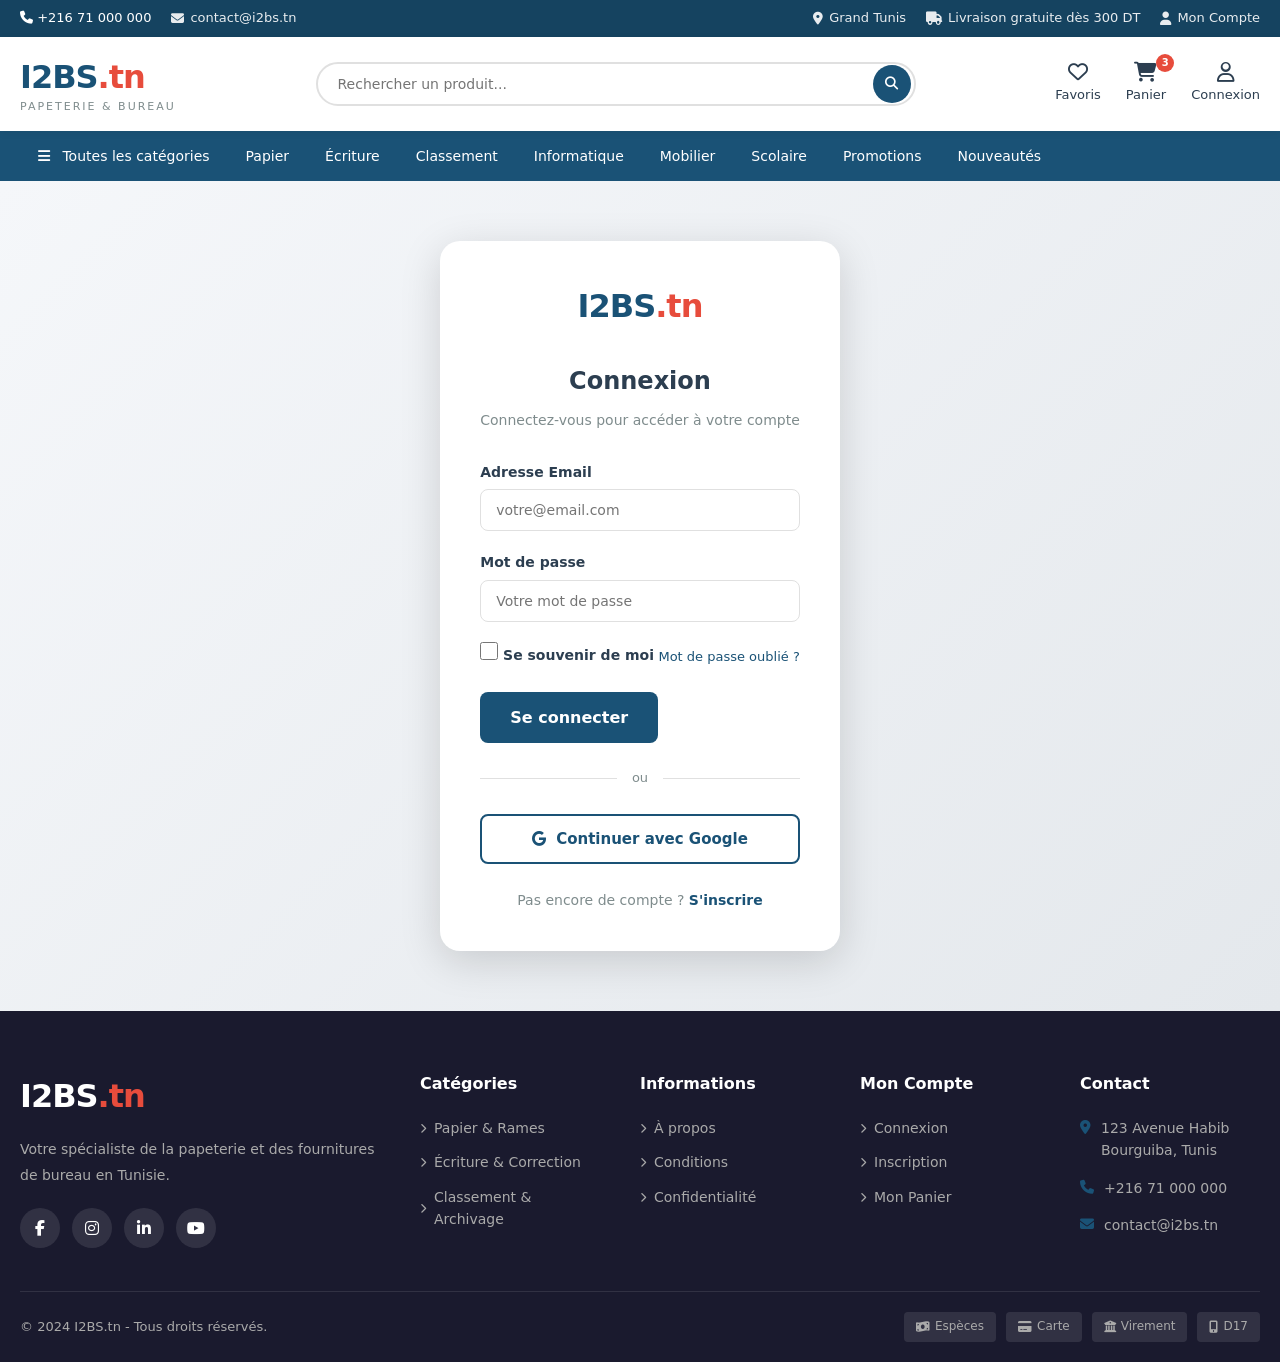
<file: connexion.html>
<!DOCTYPE html>
<html lang="fr">
<head>
    <meta charset="UTF-8">
    <meta name="viewport" content="width=device-width, initial-scale=1.0">
    <title>Connexion | I2BS.tn</title>
    <meta name="description" content="Connectez-vous à votre compte I2BS.tn">
    <link href="https://cdnjs.cloudflare.com/ajax/libs/font-awesome/6.4.0/css/all.min.css" rel="stylesheet">
    <link rel="stylesheet" href="css/style.css">
</head>
<body>

    <!-- Top Bar -->
    <div class="top-bar">
        <div class="container">
            <div class="top-bar-left">
                <span><i class="fas fa-phone"></i> +216 71 000 000</span>
                <a href="mailto:contact@i2bs.tn"><i class="fas fa-envelope"></i> contact@i2bs.tn</a>
            </div>
            <div class="top-bar-right">
                <a href="#"><i class="fas fa-map-marker-alt"></i> Grand Tunis</a>
                <a href="#"><i class="fas fa-truck"></i> Livraison gratuite dès 300 DT</a>
                <a href="compte.html"><i class="fas fa-user"></i> Mon Compte</a>
            </div>
        </div>
    </div>

    <!-- Header -->
    <header class="header">
        <div class="container">
            <a href="index.html" class="logo">I2BS<span>.tn</span><small>Papeterie & Bureau</small></a>
            <div class="search-bar">
                <input type="text" placeholder="Rechercher un produit...">
                <button><i class="fas fa-search"></i></button>
            </div>
            <div class="header-actions">
                <a href="#" class="header-action"><i class="far fa-heart"></i><span>Favoris</span></a>
                <a href="panier.html" class="header-action"><i class="fas fa-shopping-cart"></i><span class="badge">3</span><span>Panier</span></a>
                <a href="connexion.html" class="header-action"><i class="far fa-user"></i><span>Connexion</span></a>
            </div>
            <div class="mobile-toggle"><i class="fas fa-bars"></i></div>
        </div>
    </header>

    <!-- Navigation -->
    <nav class="nav-bar">
        <div class="container">
            <ul class="nav-menu">
                <li>
                    <a href="#"><i class="fas fa-bars" style="margin-right:8px;"></i> Toutes les catégories</a>
                    <ul class="dropdown">
                        <li><a href="#"><i class="fas fa-file-alt"></i> Papier & Rames</a></li>
                        <li><a href="#"><i class="fas fa-pen"></i> Écriture & Correction</a></li>
                        <li><a href="#"><i class="fas fa-folder"></i> Classement & Archivage</a></li>
                        <li><a href="#"><i class="fas fa-desktop"></i> Informatique & Bureautique</a></li>
                        <li><a href="#"><i class="fas fa-print"></i> Impression & Copies</a></li>
                        <li><a href="#"><i class="fas fa-chair"></i> Mobilier de Bureau</a></li>
                        <li><a href="#"><i class="fas fa-coffee"></i> Pause Café</a></li>
                        <li><a href="#"><i class="fas fa-paint-brush"></i> Fournitures Scolaires</a></li>
                    </ul>
                </li>
                <li><a href="#">Papier</a></li>
                <li><a href="#">Écriture</a></li>
                <li><a href="#">Classement</a></li>
                <li><a href="#">Informatique</a></li>
                <li><a href="#">Mobilier</a></li>
                <li><a href="#">Scolaire</a></li>
                <li><a href="#">Promotions</a></li>
                <li><a href="#">Nouveautés</a></li>
            </ul>
        </div>
    </nav>

    <!-- Auth Page -->
    <section class="auth-page">
        <div class="container">
            <div class="auth-container">
                <div class="auth-card">
                    <a href="index.html" class="logo">I2BS<span>.tn</span></a>
                    <h2>Connexion</h2>
                    <p>Connectez-vous pour accéder à votre compte</p>

                    <form>
                        <div class="form-group">
                            <label>Adresse Email</label>
                            <input type="email" placeholder="votre@email.com" required>
                        </div>
                        <div class="form-group">
                            <label>Mot de passe</label>
                            <input type="password" placeholder="Votre mot de passe" required>
                        </div>
                        <div class="form-group" style="display: flex; justify-content: space-between; align-items: center;">
                            <label class="checkbox-group">
                                <input type="checkbox">
                                <span>Se souvenir de moi</span>
                            </label>
                            <a href="#" style="font-size: 13px; color: var(--primary);">Mot de passe oublié ?</a>
                        </div>
                        <button type="submit" class="btn-add-cart-lg">Se connecter</button>
                    </form>

                    <div class="auth-divider">ou</div>

                    <button class="btn-continue" style="margin-top: 0;">
                        <i class="fab fa-google"></i> Continuer avec Google
                    </button>

                    <div class="auth-footer">
                        Pas encore de compte ? <a href="inscription.html">S'inscrire</a>
                    </div>
                </div>
            </div>
        </div>
    </section>

    <!-- Footer -->
    <footer class="footer">
        <div class="container">
            <div class="footer-grid">
                <div class="footer-col footer-about">
                    <a href="index.html" class="logo">I2BS<span>.tn</span></a>
                    <p>Votre spécialiste de la papeterie et des fournitures de bureau en Tunisie.</p>
                    <div class="footer-social">
                        <a href="#"><i class="fab fa-facebook-f"></i></a>
                        <a href="#"><i class="fab fa-instagram"></i></a>
                        <a href="#"><i class="fab fa-linkedin-in"></i></a>
                        <a href="#"><i class="fab fa-youtube"></i></a>
                    </div>
                </div>
                <div class="footer-col">
                    <h4>Catégories</h4>
                    <ul class="footer-links">
                        <li><a href="#"><i class="fas fa-chevron-right"></i> Papier & Rames</a></li>
                        <li><a href="#"><i class="fas fa-chevron-right"></i> Écriture & Correction</a></li>
                        <li><a href="#"><i class="fas fa-chevron-right"></i> Classement & Archivage</a></li>
                    </ul>
                </div>
                <div class="footer-col">
                    <h4>Informations</h4>
                    <ul class="footer-links">
                        <li><a href="#"><i class="fas fa-chevron-right"></i> À propos</a></li>
                        <li><a href="#"><i class="fas fa-chevron-right"></i> Conditions</a></li>
                        <li><a href="#"><i class="fas fa-chevron-right"></i> Confidentialité</a></li>
                    </ul>
                </div>
                <div class="footer-col">
                    <h4>Mon Compte</h4>
                    <ul class="footer-links">
                        <li><a href="connexion.html"><i class="fas fa-chevron-right"></i> Connexion</a></li>
                        <li><a href="inscription.html"><i class="fas fa-chevron-right"></i> Inscription</a></li>
                        <li><a href="panier.html"><i class="fas fa-chevron-right"></i> Mon Panier</a></li>
                    </ul>
                </div>
                <div class="footer-col footer-contact">
                    <h4>Contact</h4>
                    <p><i class="fas fa-map-marker-alt"></i> 123 Avenue Habib Bourguiba, Tunis</p>
                    <p><i class="fas fa-phone"></i> +216 71 000 000</p>
                    <p><i class="fas fa-envelope"></i> contact@i2bs.tn</p>
                </div>
            </div>
            <div class="footer-bottom">
                <div>© 2024 I2BS.tn - Tous droits réservés.</div>
                <div class="payment-methods">
                    <span><i class="fas fa-money-bill-wave"></i> Espèces</span>
                    <span><i class="fas fa-credit-card"></i> Carte</span>
                    <span><i class="fas fa-university"></i> Virement</span>
                    <span><i class="fas fa-mobile-alt"></i> D17</span>
                </div>
            </div>
        </div>
    </footer>

    <script src="js/main.js"></script>
</body>
</html>
</file>
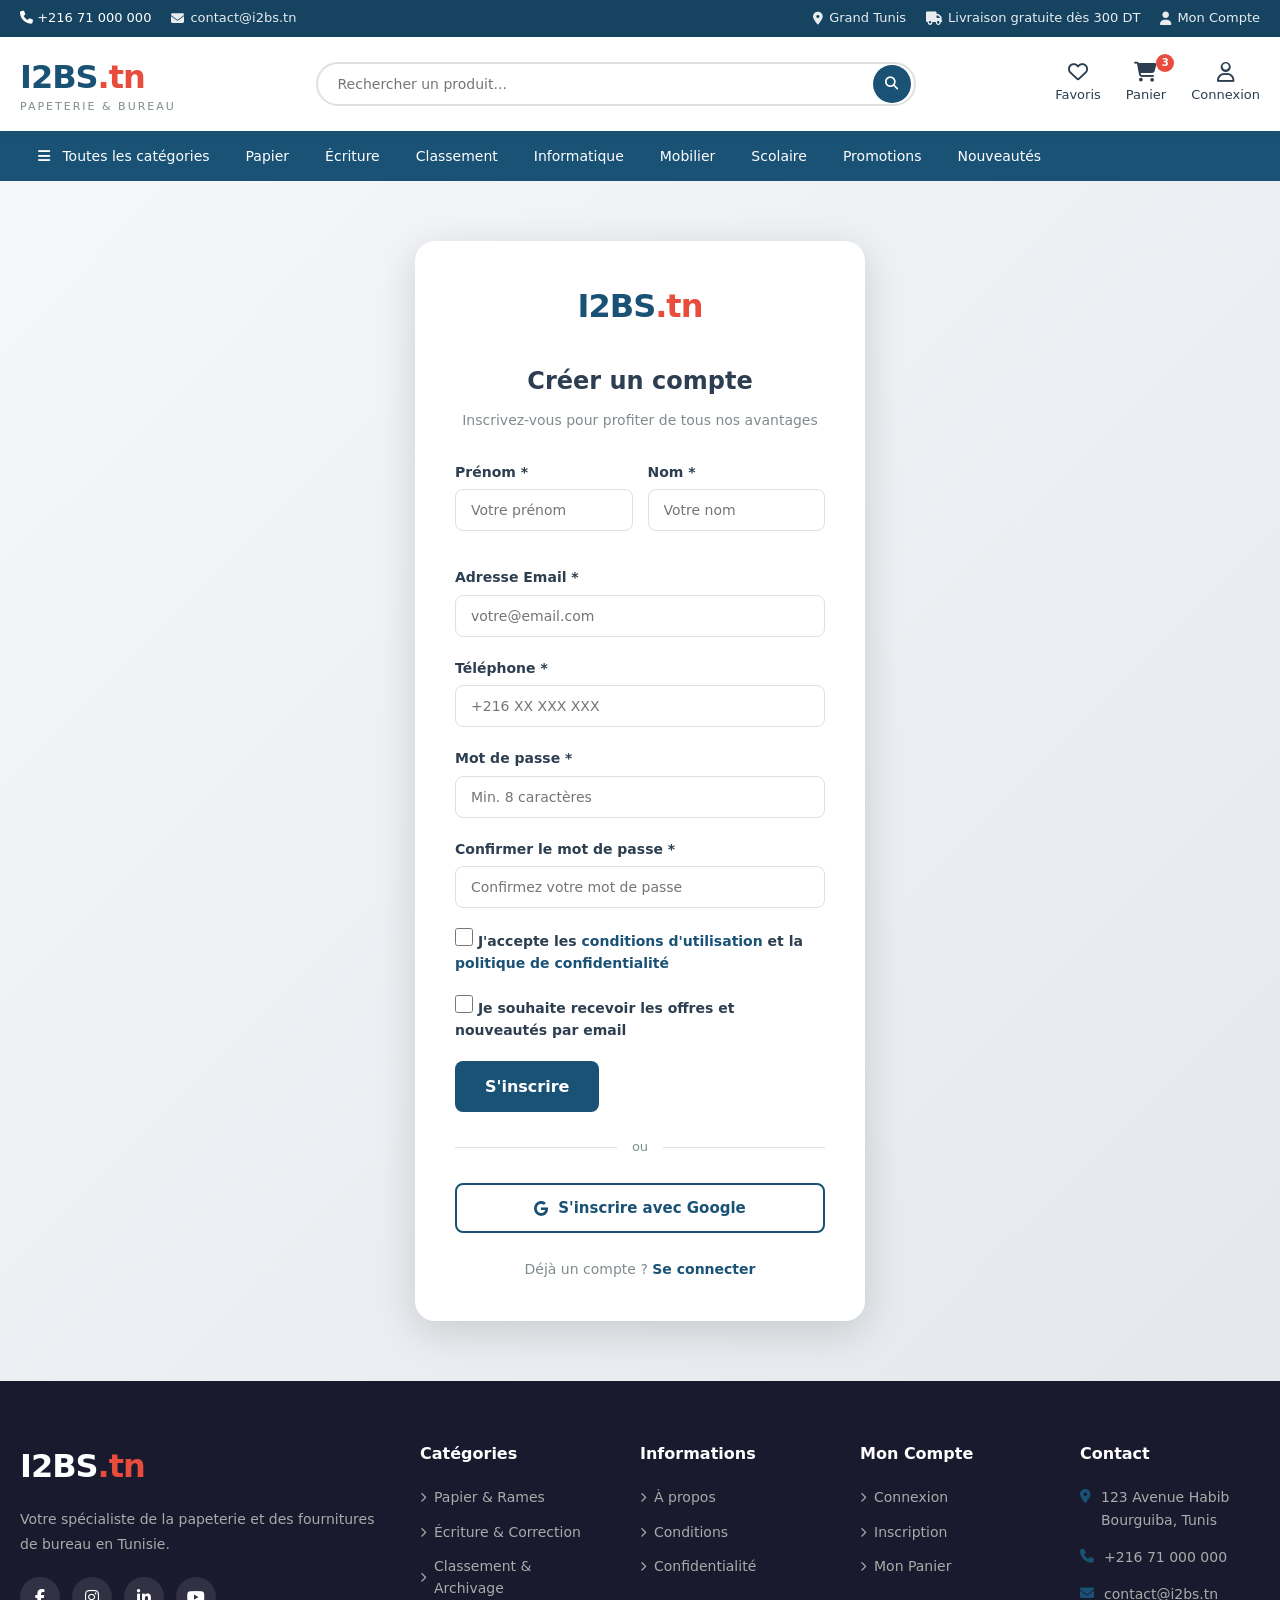
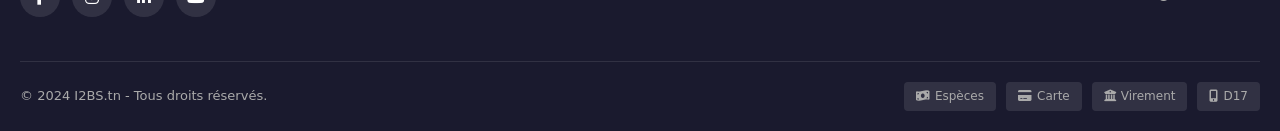
<file: inscription.html>
<!DOCTYPE html>
<html lang="fr">
<head>
    <meta charset="UTF-8">
    <meta name="viewport" content="width=device-width, initial-scale=1.0">
    <title>Inscription | I2BS.tn</title>
    <meta name="description" content="Créez votre compte I2BS.tn">
    <link href="https://cdnjs.cloudflare.com/ajax/libs/font-awesome/6.4.0/css/all.min.css" rel="stylesheet">
    <link rel="stylesheet" href="css/style.css">
</head>
<body>

    <!-- Top Bar -->
    <div class="top-bar">
        <div class="container">
            <div class="top-bar-left">
                <span><i class="fas fa-phone"></i> +216 71 000 000</span>
                <a href="mailto:contact@i2bs.tn"><i class="fas fa-envelope"></i> contact@i2bs.tn</a>
            </div>
            <div class="top-bar-right">
                <a href="#"><i class="fas fa-map-marker-alt"></i> Grand Tunis</a>
                <a href="#"><i class="fas fa-truck"></i> Livraison gratuite dès 300 DT</a>
                <a href="compte.html"><i class="fas fa-user"></i> Mon Compte</a>
            </div>
        </div>
    </div>

    <!-- Header -->
    <header class="header">
        <div class="container">
            <a href="index.html" class="logo">I2BS<span>.tn</span><small>Papeterie & Bureau</small></a>
            <div class="search-bar">
                <input type="text" placeholder="Rechercher un produit...">
                <button><i class="fas fa-search"></i></button>
            </div>
            <div class="header-actions">
                <a href="#" class="header-action"><i class="far fa-heart"></i><span>Favoris</span></a>
                <a href="panier.html" class="header-action"><i class="fas fa-shopping-cart"></i><span class="badge">3</span><span>Panier</span></a>
                <a href="connexion.html" class="header-action"><i class="far fa-user"></i><span>Connexion</span></a>
            </div>
            <div class="mobile-toggle"><i class="fas fa-bars"></i></div>
        </div>
    </header>

    <!-- Navigation -->
    <nav class="nav-bar">
        <div class="container">
            <ul class="nav-menu">
                <li>
                    <a href="#"><i class="fas fa-bars" style="margin-right:8px;"></i> Toutes les catégories</a>
                    <ul class="dropdown">
                        <li><a href="#"><i class="fas fa-file-alt"></i> Papier & Rames</a></li>
                        <li><a href="#"><i class="fas fa-pen"></i> Écriture & Correction</a></li>
                        <li><a href="#"><i class="fas fa-folder"></i> Classement & Archivage</a></li>
                        <li><a href="#"><i class="fas fa-desktop"></i> Informatique & Bureautique</a></li>
                        <li><a href="#"><i class="fas fa-print"></i> Impression & Copies</a></li>
                        <li><a href="#"><i class="fas fa-chair"></i> Mobilier de Bureau</a></li>
                        <li><a href="#"><i class="fas fa-coffee"></i> Pause Café</a></li>
                        <li><a href="#"><i class="fas fa-paint-brush"></i> Fournitures Scolaires</a></li>
                    </ul>
                </li>
                <li><a href="#">Papier</a></li>
                <li><a href="#">Écriture</a></li>
                <li><a href="#">Classement</a></li>
                <li><a href="#">Informatique</a></li>
                <li><a href="#">Mobilier</a></li>
                <li><a href="#">Scolaire</a></li>
                <li><a href="#">Promotions</a></li>
                <li><a href="#">Nouveautés</a></li>
            </ul>
        </div>
    </nav>

    <!-- Auth Page -->
    <section class="auth-page">
        <div class="container">
            <div class="auth-container">
                <div class="auth-card">
                    <a href="index.html" class="logo">I2BS<span>.tn</span></a>
                    <h2>Créer un compte</h2>
                    <p>Inscrivez-vous pour profiter de tous nos avantages</p>

                    <form>
                        <div class="form-row">
                            <div class="form-group">
                                <label>Prénom *</label>
                                <input type="text" placeholder="Votre prénom" required>
                            </div>
                            <div class="form-group">
                                <label>Nom *</label>
                                <input type="text" placeholder="Votre nom" required>
                            </div>
                        </div>
                        <div class="form-group">
                            <label>Adresse Email *</label>
                            <input type="email" placeholder="votre@email.com" required>
                        </div>
                        <div class="form-group">
                            <label>Téléphone *</label>
                            <input type="tel" placeholder="+216 XX XXX XXX" required>
                        </div>
                        <div class="form-group">
                            <label>Mot de passe *</label>
                            <input type="password" placeholder="Min. 8 caractères" required>
                        </div>
                        <div class="form-group">
                            <label>Confirmer le mot de passe *</label>
                            <input type="password" placeholder="Confirmez votre mot de passe" required>
                        </div>
                        <div class="form-group">
                            <label class="checkbox-group">
                                <input type="checkbox" required>
                                <span>J'accepte les <a href="#" style="color: var(--primary);">conditions d'utilisation</a> et la <a href="#" style="color: var(--primary);">politique de confidentialité</a></span>
                            </label>
                        </div>
                        <div class="form-group">
                            <label class="checkbox-group">
                                <input type="checkbox">
                                <span>Je souhaite recevoir les offres et nouveautés par email</span>
                            </label>
                        </div>
                        <button type="submit" class="btn-add-cart-lg">S'inscrire</button>
                    </form>

                    <div class="auth-divider">ou</div>

                    <button class="btn-continue" style="margin-top: 0;">
                        <i class="fab fa-google"></i> S'inscrire avec Google
                    </button>

                    <div class="auth-footer">
                        Déjà un compte ? <a href="connexion.html">Se connecter</a>
                    </div>
                </div>
            </div>
        </div>
    </section>

    <!-- Footer -->
    <footer class="footer">
        <div class="container">
            <div class="footer-grid">
                <div class="footer-col footer-about">
                    <a href="index.html" class="logo">I2BS<span>.tn</span></a>
                    <p>Votre spécialiste de la papeterie et des fournitures de bureau en Tunisie.</p>
                    <div class="footer-social">
                        <a href="#"><i class="fab fa-facebook-f"></i></a>
                        <a href="#"><i class="fab fa-instagram"></i></a>
                        <a href="#"><i class="fab fa-linkedin-in"></i></a>
                        <a href="#"><i class="fab fa-youtube"></i></a>
                    </div>
                </div>
                <div class="footer-col">
                    <h4>Catégories</h4>
                    <ul class="footer-links">
                        <li><a href="#"><i class="fas fa-chevron-right"></i> Papier & Rames</a></li>
                        <li><a href="#"><i class="fas fa-chevron-right"></i> Écriture & Correction</a></li>
                        <li><a href="#"><i class="fas fa-chevron-right"></i> Classement & Archivage</a></li>
                    </ul>
                </div>
                <div class="footer-col">
                    <h4>Informations</h4>
                    <ul class="footer-links">
                        <li><a href="#"><i class="fas fa-chevron-right"></i> À propos</a></li>
                        <li><a href="#"><i class="fas fa-chevron-right"></i> Conditions</a></li>
                        <li><a href="#"><i class="fas fa-chevron-right"></i> Confidentialité</a></li>
                    </ul>
                </div>
                <div class="footer-col">
                    <h4>Mon Compte</h4>
                    <ul class="footer-links">
                        <li><a href="connexion.html"><i class="fas fa-chevron-right"></i> Connexion</a></li>
                        <li><a href="inscription.html"><i class="fas fa-chevron-right"></i> Inscription</a></li>
                        <li><a href="panier.html"><i class="fas fa-chevron-right"></i> Mon Panier</a></li>
                    </ul>
                </div>
                <div class="footer-col footer-contact">
                    <h4>Contact</h4>
                    <p><i class="fas fa-map-marker-alt"></i> 123 Avenue Habib Bourguiba, Tunis</p>
                    <p><i class="fas fa-phone"></i> +216 71 000 000</p>
                    <p><i class="fas fa-envelope"></i> contact@i2bs.tn</p>
                </div>
            </div>
            <div class="footer-bottom">
                <div>© 2024 I2BS.tn - Tous droits réservés.</div>
                <div class="payment-methods">
                    <span><i class="fas fa-money-bill-wave"></i> Espèces</span>
                    <span><i class="fas fa-credit-card"></i> Carte</span>
                    <span><i class="fas fa-university"></i> Virement</span>
                    <span><i class="fas fa-mobile-alt"></i> D17</span>
                </div>
            </div>
        </div>
    </footer>

    <script src="js/main.js"></script>
</body>
</html>
</file>
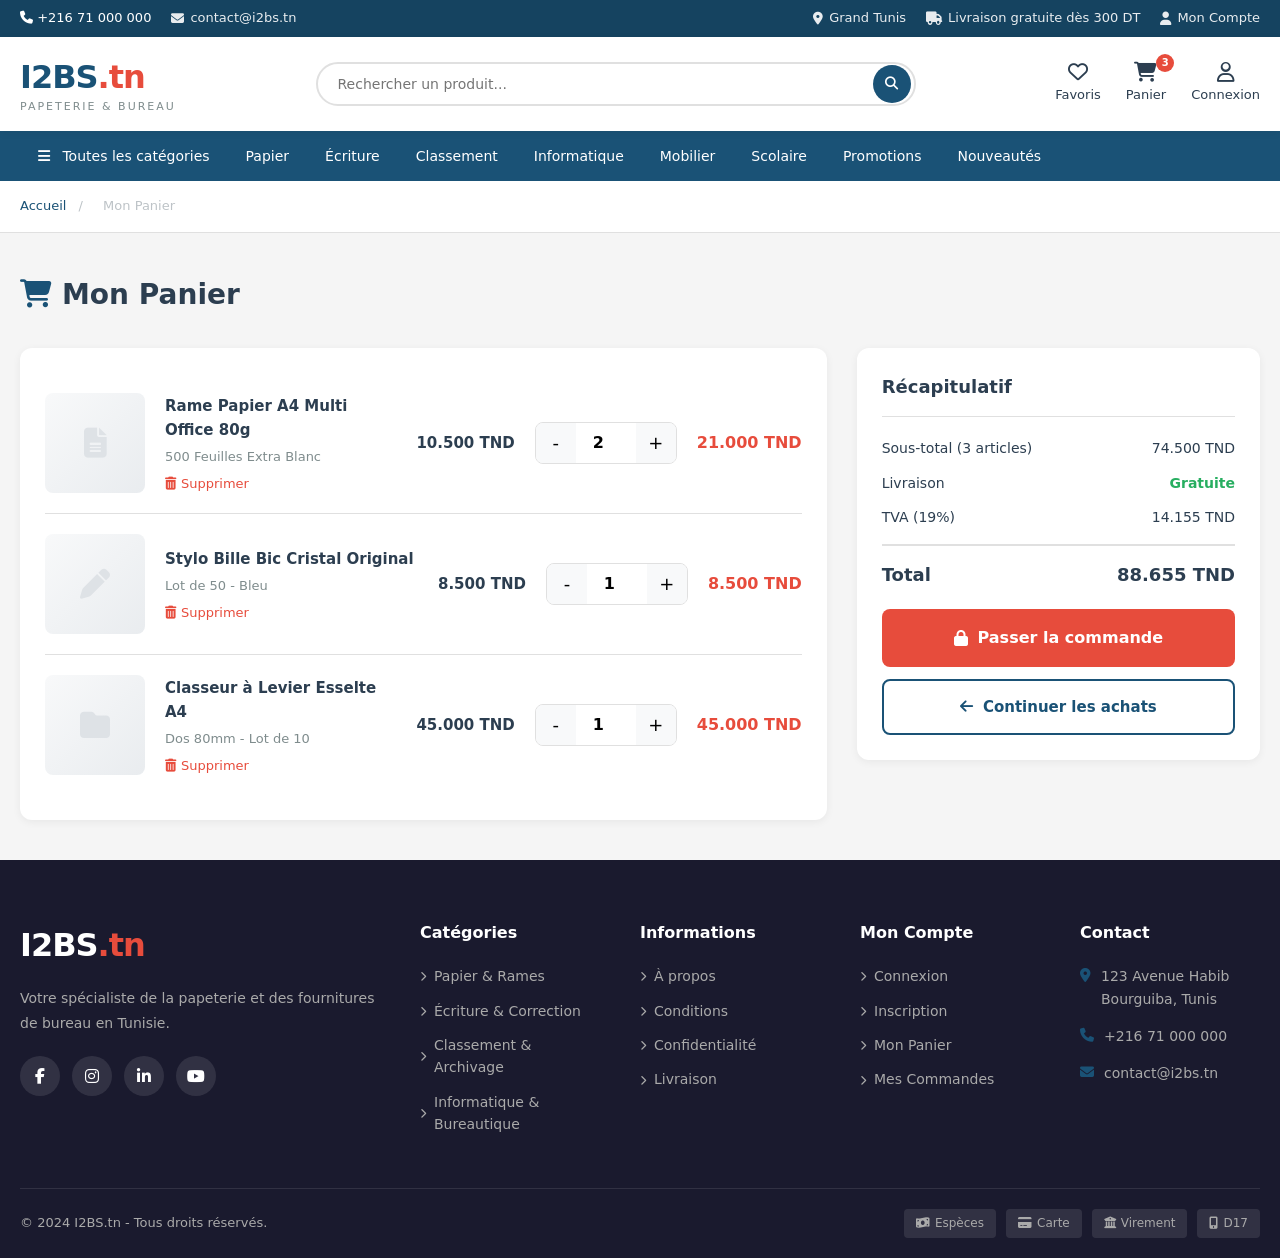
<file: panier.html>
<!DOCTYPE html>
<html lang="fr">
<head>
    <meta charset="UTF-8">
    <meta name="viewport" content="width=device-width, initial-scale=1.0">
    <title>Mon Panier | I2BS.tn</title>
    <meta name="description" content="Votre panier - I2BS.tn Papeterie & Fournitures de Bureau">
    <link href="https://cdnjs.cloudflare.com/ajax/libs/font-awesome/6.4.0/css/all.min.css" rel="stylesheet">
    <link rel="stylesheet" href="css/style.css">
</head>
<body>

    <!-- Top Bar -->
    <div class="top-bar">
        <div class="container">
            <div class="top-bar-left">
                <span><i class="fas fa-phone"></i> +216 71 000 000</span>
                <a href="mailto:contact@i2bs.tn"><i class="fas fa-envelope"></i> contact@i2bs.tn</a>
            </div>
            <div class="top-bar-right">
                <a href="#"><i class="fas fa-map-marker-alt"></i> Grand Tunis</a>
                <a href="#"><i class="fas fa-truck"></i> Livraison gratuite dès 300 DT</a>
                <a href="compte.html"><i class="fas fa-user"></i> Mon Compte</a>
            </div>
        </div>
    </div>

    <!-- Header -->
    <header class="header">
        <div class="container">
            <a href="index.html" class="logo">I2BS<span>.tn</span><small>Papeterie & Bureau</small></a>
            <div class="search-bar">
                <input type="text" placeholder="Rechercher un produit...">
                <button><i class="fas fa-search"></i></button>
            </div>
            <div class="header-actions">
                <a href="#" class="header-action"><i class="far fa-heart"></i><span>Favoris</span></a>
                <a href="panier.html" class="header-action"><i class="fas fa-shopping-cart"></i><span class="badge">3</span><span>Panier</span></a>
                <a href="connexion.html" class="header-action"><i class="far fa-user"></i><span>Connexion</span></a>
            </div>
            <div class="mobile-toggle"><i class="fas fa-bars"></i></div>
        </div>
    </header>

    <!-- Navigation -->
    <nav class="nav-bar">
        <div class="container">
            <ul class="nav-menu">
                <li>
                    <a href="#"><i class="fas fa-bars" style="margin-right:8px;"></i> Toutes les catégories</a>
                    <ul class="dropdown">
                        <li><a href="#"><i class="fas fa-file-alt"></i> Papier & Rames</a></li>
                        <li><a href="#"><i class="fas fa-pen"></i> Écriture & Correction</a></li>
                        <li><a href="#"><i class="fas fa-folder"></i> Classement & Archivage</a></li>
                        <li><a href="#"><i class="fas fa-desktop"></i> Informatique & Bureautique</a></li>
                        <li><a href="#"><i class="fas fa-print"></i> Impression & Copies</a></li>
                        <li><a href="#"><i class="fas fa-chair"></i> Mobilier de Bureau</a></li>
                        <li><a href="#"><i class="fas fa-coffee"></i> Pause Café</a></li>
                        <li><a href="#"><i class="fas fa-paint-brush"></i> Fournitures Scolaires</a></li>
                    </ul>
                </li>
                <li><a href="#">Papier</a></li>
                <li><a href="#">Écriture</a></li>
                <li><a href="#">Classement</a></li>
                <li><a href="#">Informatique</a></li>
                <li><a href="#">Mobilier</a></li>
                <li><a href="#">Scolaire</a></li>
                <li><a href="#">Promotions</a></li>
                <li><a href="#">Nouveautés</a></li>
            </ul>
        </div>
    </nav>

    <!-- Breadcrumb -->
    <div class="breadcrumb">
        <div class="container">
            <a href="index.html">Accueil</a>
            <span>/</span>
            <span>Mon Panier</span>
        </div>
    </div>

    <!-- Cart Page -->
    <section class="cart-page">
        <div class="container">
            <h1><i class="fas fa-shopping-cart" style="color: var(--primary); margin-right: 10px;"></i>Mon Panier</h1>

            <div class="cart-grid">
                <!-- Cart Items -->
                <div class="cart-items">
                    <div class="cart-item">
                        <div class="cart-item-img"><i class="fas fa-file-alt"></i></div>
                        <div class="cart-item-info">
                            <h4>Rame Papier A4 Multi Office 80g</h4>
                            <p>500 Feuilles Extra Blanc</p>
                            <button class="cart-item-remove"><i class="fas fa-trash-alt"></i> Supprimer</button>
                        </div>
                        <div class="cart-item-price">10.500 TND</div>
                        <div class="qty-control">
                            <button class="qty-minus">-</button>
                            <input type="number" value="2" min="1" max="99">
                            <button class="qty-plus">+</button>
                        </div>
                        <div class="cart-item-total">21.000 TND</div>
                    </div>

                    <div class="cart-item">
                        <div class="cart-item-img"><i class="fas fa-pen"></i></div>
                        <div class="cart-item-info">
                            <h4>Stylo Bille Bic Cristal Original</h4>
                            <p>Lot de 50 - Bleu</p>
                            <button class="cart-item-remove"><i class="fas fa-trash-alt"></i> Supprimer</button>
                        </div>
                        <div class="cart-item-price">8.500 TND</div>
                        <div class="qty-control">
                            <button class="qty-minus">-</button>
                            <input type="number" value="1" min="1" max="99">
                            <button class="qty-plus">+</button>
                        </div>
                        <div class="cart-item-total">8.500 TND</div>
                    </div>

                    <div class="cart-item">
                        <div class="cart-item-img"><i class="fas fa-folder"></i></div>
                        <div class="cart-item-info">
                            <h4>Classeur à Levier Esselte A4</h4>
                            <p>Dos 80mm - Lot de 10</p>
                            <button class="cart-item-remove"><i class="fas fa-trash-alt"></i> Supprimer</button>
                        </div>
                        <div class="cart-item-price">45.000 TND</div>
                        <div class="qty-control">
                            <button class="qty-minus">-</button>
                            <input type="number" value="1" min="1" max="99">
                            <button class="qty-plus">+</button>
                        </div>
                        <div class="cart-item-total">45.000 TND</div>
                    </div>
                </div>

                <!-- Cart Summary -->
                <div class="cart-summary">
                    <h3>Récapitulatif</h3>
                    <div class="summary-row">
                        <span>Sous-total (3 articles)</span>
                        <span>74.500 TND</span>
                    </div>
                    <div class="summary-row">
                        <span>Livraison</span>
                        <span class="free">Gratuite</span>
                    </div>
                    <div class="summary-row">
                        <span>TVA (19%)</span>
                        <span>14.155 TND</span>
                    </div>
                    <div class="summary-row total">
                        <span>Total</span>
                        <span>88.655 TND</span>
                    </div>
                    <a href="commande.html" class="btn-checkout">
                        <i class="fas fa-lock"></i> Passer la commande
                    </a>
                    <a href="index.html" class="btn-continue">
                        <i class="fas fa-arrow-left"></i> Continuer les achats
                    </a>
                </div>
            </div>
        </div>
    </section>

    <!-- Footer -->
    <footer class="footer">
        <div class="container">
            <div class="footer-grid">
                <div class="footer-col footer-about">
                    <a href="index.html" class="logo">I2BS<span>.tn</span></a>
                    <p>Votre spécialiste de la papeterie et des fournitures de bureau en Tunisie.</p>
                    <div class="footer-social">
                        <a href="#"><i class="fab fa-facebook-f"></i></a>
                        <a href="#"><i class="fab fa-instagram"></i></a>
                        <a href="#"><i class="fab fa-linkedin-in"></i></a>
                        <a href="#"><i class="fab fa-youtube"></i></a>
                    </div>
                </div>
                <div class="footer-col">
                    <h4>Catégories</h4>
                    <ul class="footer-links">
                        <li><a href="#"><i class="fas fa-chevron-right"></i> Papier & Rames</a></li>
                        <li><a href="#"><i class="fas fa-chevron-right"></i> Écriture & Correction</a></li>
                        <li><a href="#"><i class="fas fa-chevron-right"></i> Classement & Archivage</a></li>
                        <li><a href="#"><i class="fas fa-chevron-right"></i> Informatique & Bureautique</a></li>
                    </ul>
                </div>
                <div class="footer-col">
                    <h4>Informations</h4>
                    <ul class="footer-links">
                        <li><a href="#"><i class="fas fa-chevron-right"></i> À propos</a></li>
                        <li><a href="#"><i class="fas fa-chevron-right"></i> Conditions</a></li>
                        <li><a href="#"><i class="fas fa-chevron-right"></i> Confidentialité</a></li>
                        <li><a href="#"><i class="fas fa-chevron-right"></i> Livraison</a></li>
                    </ul>
                </div>
                <div class="footer-col">
                    <h4>Mon Compte</h4>
                    <ul class="footer-links">
                        <li><a href="connexion.html"><i class="fas fa-chevron-right"></i> Connexion</a></li>
                        <li><a href="inscription.html"><i class="fas fa-chevron-right"></i> Inscription</a></li>
                        <li><a href="panier.html"><i class="fas fa-chevron-right"></i> Mon Panier</a></li>
                        <li><a href="compte.html"><i class="fas fa-chevron-right"></i> Mes Commandes</a></li>
                    </ul>
                </div>
                <div class="footer-col footer-contact">
                    <h4>Contact</h4>
                    <p><i class="fas fa-map-marker-alt"></i> 123 Avenue Habib Bourguiba, Tunis</p>
                    <p><i class="fas fa-phone"></i> +216 71 000 000</p>
                    <p><i class="fas fa-envelope"></i> contact@i2bs.tn</p>
                </div>
            </div>
            <div class="footer-bottom">
                <div>© 2024 I2BS.tn - Tous droits réservés.</div>
                <div class="payment-methods">
                    <span><i class="fas fa-money-bill-wave"></i> Espèces</span>
                    <span><i class="fas fa-credit-card"></i> Carte</span>
                    <span><i class="fas fa-university"></i> Virement</span>
                    <span><i class="fas fa-mobile-alt"></i> D17</span>
                </div>
            </div>
        </div>
    </footer>

    <script src="js/main.js"></script>
</body>
</html>
</file>
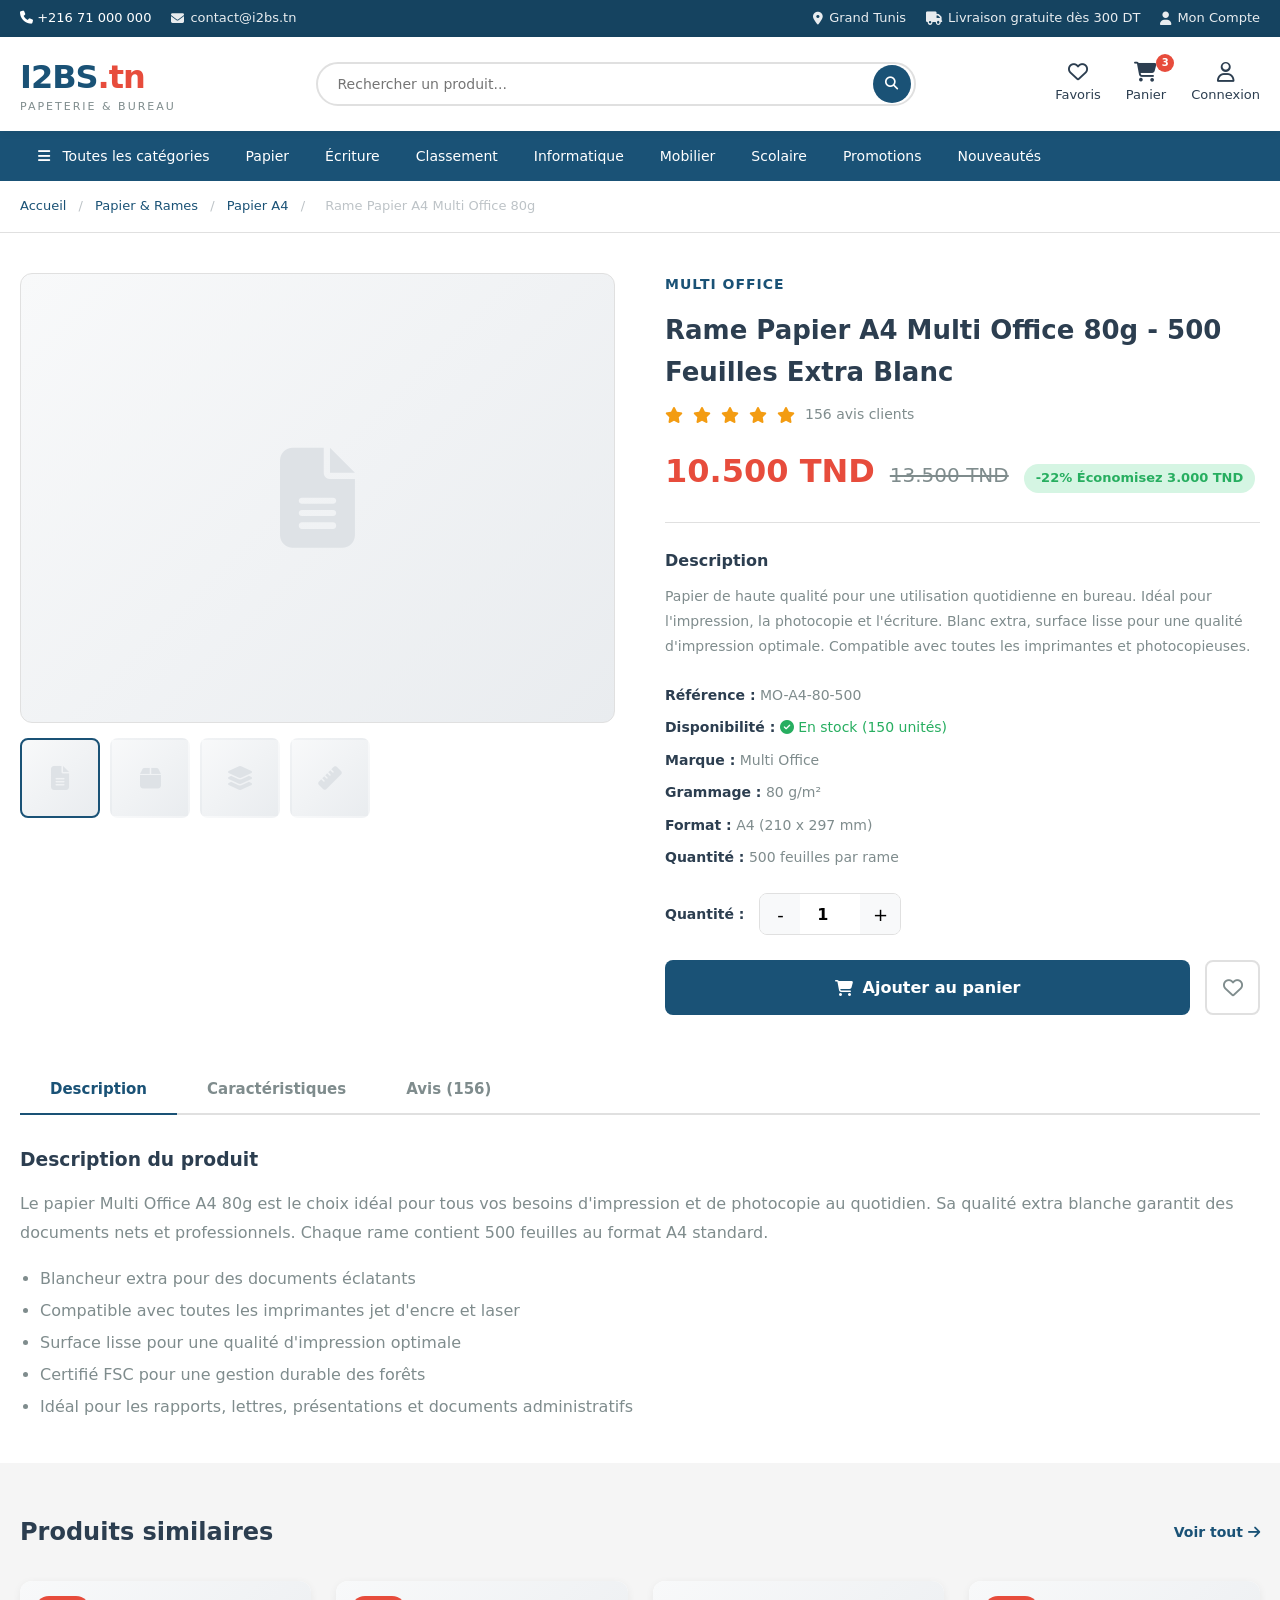
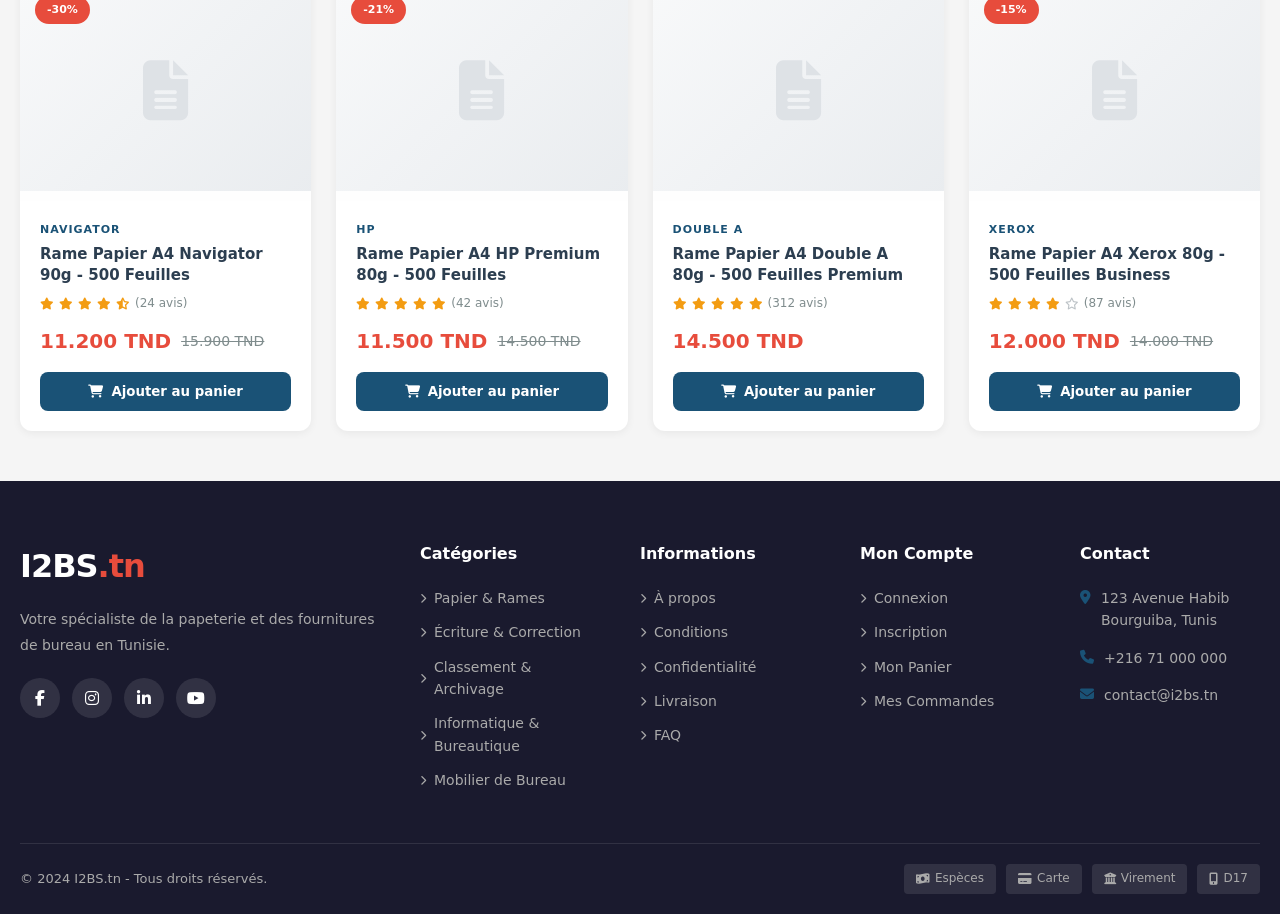
<file: produit.html>
<!DOCTYPE html>
<html lang="fr">
<head>
    <meta charset="UTF-8">
    <meta name="viewport" content="width=device-width, initial-scale=1.0">
    <title>Rame Papier A4 Multi Office 80g - 500 Feuilles | I2BS.tn</title>
    <meta name="description" content="Rame Papier A4 Multi Office 80g - 500 Feuilles Extra Blanc. Livraison rapide en Tunisie.">
    <link href="https://cdnjs.cloudflare.com/ajax/libs/font-awesome/6.4.0/css/all.min.css" rel="stylesheet">
    <link rel="stylesheet" href="css/style.css">
</head>
<body>

    <!-- Top Bar -->
    <div class="top-bar">
        <div class="container">
            <div class="top-bar-left">
                <span><i class="fas fa-phone"></i> +216 71 000 000</span>
                <a href="mailto:contact@i2bs.tn"><i class="fas fa-envelope"></i> contact@i2bs.tn</a>
            </div>
            <div class="top-bar-right">
                <a href="#"><i class="fas fa-map-marker-alt"></i> Grand Tunis</a>
                <a href="#"><i class="fas fa-truck"></i> Livraison gratuite dès 300 DT</a>
                <a href="compte.html"><i class="fas fa-user"></i> Mon Compte</a>
            </div>
        </div>
    </div>

    <!-- Header -->
    <header class="header">
        <div class="container">
            <a href="index.html" class="logo">I2BS<span>.tn</span><small>Papeterie & Bureau</small></a>
            <div class="search-bar">
                <input type="text" placeholder="Rechercher un produit...">
                <button><i class="fas fa-search"></i></button>
            </div>
            <div class="header-actions">
                <a href="#" class="header-action"><i class="far fa-heart"></i><span>Favoris</span></a>
                <a href="panier.html" class="header-action"><i class="fas fa-shopping-cart"></i><span class="badge">3</span><span>Panier</span></a>
                <a href="connexion.html" class="header-action"><i class="far fa-user"></i><span>Connexion</span></a>
            </div>
            <div class="mobile-toggle"><i class="fas fa-bars"></i></div>
        </div>
    </header>

    <!-- Navigation -->
    <nav class="nav-bar">
        <div class="container">
            <ul class="nav-menu">
                <li>
                    <a href="#"><i class="fas fa-bars" style="margin-right:8px;"></i> Toutes les catégories</a>
                    <ul class="dropdown">
                        <li><a href="#"><i class="fas fa-file-alt"></i> Papier & Rames</a></li>
                        <li><a href="#"><i class="fas fa-pen"></i> Écriture & Correction</a></li>
                        <li><a href="#"><i class="fas fa-folder"></i> Classement & Archivage</a></li>
                        <li><a href="#"><i class="fas fa-desktop"></i> Informatique & Bureautique</a></li>
                        <li><a href="#"><i class="fas fa-print"></i> Impression & Copies</a></li>
                        <li><a href="#"><i class="fas fa-chair"></i> Mobilier de Bureau</a></li>
                        <li><a href="#"><i class="fas fa-coffee"></i> Pause Café</a></li>
                        <li><a href="#"><i class="fas fa-paint-brush"></i> Fournitures Scolaires</a></li>
                    </ul>
                </li>
                <li><a href="#">Papier</a></li>
                <li><a href="#">Écriture</a></li>
                <li><a href="#">Classement</a></li>
                <li><a href="#">Informatique</a></li>
                <li><a href="#">Mobilier</a></li>
                <li><a href="#">Scolaire</a></li>
                <li><a href="#">Promotions</a></li>
                <li><a href="#">Nouveautés</a></li>
            </ul>
        </div>
    </nav>

    <!-- Breadcrumb -->
    <div class="breadcrumb">
        <div class="container">
            <a href="index.html">Accueil</a>
            <span>/</span>
            <a href="#">Papier & Rames</a>
            <span>/</span>
            <a href="#">Papier A4</a>
            <span>/</span>
            <span>Rame Papier A4 Multi Office 80g</span>
        </div>
    </div>

    <!-- Product Detail -->
    <section class="product-detail">
        <div class="container">
            <div class="product-detail-grid">
                <!-- Gallery -->
                <div class="product-gallery">
                    <div class="main-image">
                        <i class="fas fa-file-alt"></i>
                    </div>
                    <div class="thumbnail-list">
                        <div class="thumbnail active"><i class="fas fa-file-alt"></i></div>
                        <div class="thumbnail"><i class="fas fa-box"></i></div>
                        <div class="thumbnail"><i class="fas fa-layer-group"></i></div>
                        <div class="thumbnail"><i class="fas fa-ruler"></i></div>
                    </div>
                </div>

                <!-- Info -->
                <div class="product-detail-info">
                    <div class="product-detail-brand">Multi Office</div>
                    <h1>Rame Papier A4 Multi Office 80g - 500 Feuilles Extra Blanc</h1>

                    <div class="product-detail-rating">
                        <i class="fas fa-star"></i>
                        <i class="fas fa-star"></i>
                        <i class="fas fa-star"></i>
                        <i class="fas fa-star"></i>
                        <i class="fas fa-star"></i>
                        <span>156 avis clients</span>
                    </div>

                    <div class="product-detail-price">
                        <span class="current">10.500 TND</span>
                        <span class="old">13.500 TND</span>
                        <span class="save">-22% Économisez 3.000 TND</span>
                    </div>

                    <div class="product-description">
                        <h3>Description</h3>
                        <p>Papier de haute qualité pour une utilisation quotidienne en bureau. Idéal pour l'impression, la photocopie et l'écriture. Blanc extra, surface lisse pour une qualité d'impression optimale. Compatible avec toutes les imprimantes et photocopieuses.</p>
                    </div>

                    <div class="product-meta">
                        <span><strong>Référence :</strong> MO-A4-80-500</span>
                        <span><strong>Disponibilité :</strong> <span style="color: var(--success);"><i class="fas fa-check-circle"></i> En stock (150 unités)</span></span>
                        <span><strong>Marque :</strong> Multi Office</span>
                        <span><strong>Grammage :</strong> 80 g/m²</span>
                        <span><strong>Format :</strong> A4 (210 x 297 mm)</span>
                        <span><strong>Quantité :</strong> 500 feuilles par rame</span>
                    </div>

                    <div class="quantity-selector">
                        <label>Quantité :</label>
                        <div class="qty-control">
                            <button class="qty-minus">-</button>
                            <input type="number" value="1" min="1" max="99">
                            <button class="qty-plus">+</button>
                        </div>
                    </div>

                    <div class="product-detail-actions">
                        <button class="btn-add-cart-lg"><i class="fas fa-shopping-cart"></i> Ajouter au panier</button>
                        <button class="btn-wishlist"><i class="far fa-heart"></i></button>
                    </div>
                </div>
            </div>

            <!-- Tabs -->
            <div class="product-tabs">
                <div class="tab-nav">
                    <button class="active" data-tab="desc">Description</button>
                    <button data-tab="specs">Caractéristiques</button>
                    <button data-tab="reviews">Avis (156)</button>
                </div>

                <div id="desc" class="tab-content active">
                    <h3>Description du produit</h3>
                    <p style="color: var(--gray); line-height: 1.8; margin-top: 15px;">
                        Le papier Multi Office A4 80g est le choix idéal pour tous vos besoins d'impression et de photocopie au quotidien. 
                        Sa qualité extra blanche garantit des documents nets et professionnels. Chaque rame contient 500 feuilles au format A4 standard.
                    </p>
                    <ul style="color: var(--gray); margin-top: 15px; padding-left: 20px; line-height: 2;">
                        <li>Blancheur extra pour des documents éclatants</li>
                        <li>Compatible avec toutes les imprimantes jet d'encre et laser</li>
                        <li>Surface lisse pour une qualité d'impression optimale</li>
                        <li>Certifié FSC pour une gestion durable des forêts</li>
                        <li>Idéal pour les rapports, lettres, présentations et documents administratifs</li>
                    </ul>
                </div>

                <div id="specs" class="tab-content">
                    <table style="width: 100%; border-collapse: collapse;">
                        <tr style="border-bottom: 1px solid var(--border);">
                            <td style="padding: 12px; font-weight: 600; width: 200px;">Format</td>
                            <td style="padding: 12px; color: var(--gray);">A4 (210 x 297 mm)</td>
                        </tr>
                        <tr style="border-bottom: 1px solid var(--border);">
                            <td style="padding: 12px; font-weight: 600;">Grammage</td>
                            <td style="padding: 12px; color: var(--gray);">80 g/m²</td>
                        </tr>
                        <tr style="border-bottom: 1px solid var(--border);">
                            <td style="padding: 12px; font-weight: 600;">Blancheur</td>
                            <td style="padding: 12px; color: var(--gray);">Extra Blanc (CIE 165)</td>
                        </tr>
                        <tr style="border-bottom: 1px solid var(--border);">
                            <td style="padding: 12px; font-weight: 600;">Quantité</td>
                            <td style="padding: 12px; color: var(--gray);">500 feuilles par rame</td>
                        </tr>
                        <tr style="border-bottom: 1px solid var(--border);">
                            <td style="padding: 12px; font-weight: 600;">Certification</td>
                            <td style="padding: 12px; color: var(--gray);">FSC, ISO 9706</td>
                        </tr>
                        <tr style="border-bottom: 1px solid var(--border);">
                            <td style="padding: 12px; font-weight: 600;">Compatibilité</td>
                            <td style="padding: 12px; color: var(--gray);">Jet d'encre, Laser, Photocopieuse</td>
                        </tr>
                        <tr>
                            <td style="padding: 12px; font-weight: 600;">Origine</td>
                            <td style="padding: 12px; color: var(--gray);">Europe</td>
                        </tr>
                    </table>
                </div>

                <div id="reviews" class="tab-content">
                    <div class="review-item">
                        <div class="review-header">
                            <span class="review-author">Ahmed B.</span>
                            <span class="review-date">15 Mai 2024</span>
                        </div>
                        <div class="review-rating">
                            <i class="fas fa-star"></i>
                            <i class="fas fa-star"></i>
                            <i class="fas fa-star"></i>
                            <i class="fas fa-star"></i>
                            <i class="fas fa-star"></i>
                        </div>
                        <p class="review-text">Excellent papier, très blanc et de bonne qualité. Livraison rapide comme d'habitude. Je recommande !</p>
                    </div>
                    <div class="review-item">
                        <div class="review-header">
                            <span class="review-author">Sonia M.</span>
                            <span class="review-date">10 Mai 2024</span>
                        </div>
                        <div class="review-rating">
                            <i class="fas fa-star"></i>
                            <i class="fas fa-star"></i>
                            <i class="fas fa-star"></i>
                            <i class="fas fa-star"></i>
                            <i class="fas fa-star-half-alt"></i>
                        </div>
                        <p class="review-text">Très satisfaite de ce papier. Le rapport qualité/prix est excellent. Parfait pour mon usage quotidien au bureau.</p>
                    </div>
                    <div class="review-item">
                        <div class="review-header">
                            <span class="review-author">Karim T.</span>
                            <span class="review-date">2 Mai 2024</span>
                        </div>
                        <div class="review-rating">
                            <i class="fas fa-star"></i>
                            <i class="fas fa-star"></i>
                            <i class="fas fa-star"></i>
                            <i class="fas fa-star"></i>
                            <i class="fas fa-star"></i>
                        </div>
                        <p class="review-text">J'achète régulièrement ce papier pour mon entreprise. Jamais déçu. Le prix est compétitif et la qualité constante.</p>
                    </div>
                </div>
            </div>
        </div>
    </section>

    <!-- Related Products -->
    <section class="products" style="background: #f5f5f5;">
        <div class="container">
            <div class="products-header">
                <h2>Produits similaires</h2>
                <a href="#" class="view-all">Voir tout <i class="fas fa-arrow-right"></i></a>
            </div>
            <div class="product-grid">
                <div class="product-card">
                    <span class="product-badge">-30%</span>
                    <div class="product-img">
                        <i class="fas fa-file-alt"></i>
                        <div class="product-actions">
                            <button><i class="far fa-heart"></i></button>
                            <button><i class="fas fa-eye"></i></button>
                            <button><i class="fas fa-exchange-alt"></i></button>
                        </div>
                    </div>
                    <div class="product-info">
                        <div class="product-brand">Navigator</div>
                        <div class="product-name">Rame Papier A4 Navigator 90g - 500 Feuilles</div>
                        <div class="product-rating">
                            <i class="fas fa-star"></i>
                            <i class="fas fa-star"></i>
                            <i class="fas fa-star"></i>
                            <i class="fas fa-star"></i>
                            <i class="fas fa-star-half-alt"></i>
                            <span>(24 avis)</span>
                        </div>
                        <div class="product-price">
                            <span class="price-current">11.200 TND</span>
                            <span class="price-old">15.900 TND</span>
                        </div>
                        <button class="btn-add-cart"><i class="fas fa-shopping-cart"></i> Ajouter au panier</button>
                    </div>
                </div>
                <div class="product-card">
                    <span class="product-badge">-21%</span>
                    <div class="product-img">
                        <i class="fas fa-file-alt"></i>
                        <div class="product-actions">
                            <button><i class="far fa-heart"></i></button>
                            <button><i class="fas fa-eye"></i></button>
                            <button><i class="fas fa-exchange-alt"></i></button>
                        </div>
                    </div>
                    <div class="product-info">
                        <div class="product-brand">HP</div>
                        <div class="product-name">Rame Papier A4 HP Premium 80g - 500 Feuilles</div>
                        <div class="product-rating">
                            <i class="fas fa-star"></i>
                            <i class="fas fa-star"></i>
                            <i class="fas fa-star"></i>
                            <i class="fas fa-star"></i>
                            <i class="fas fa-star"></i>
                            <span>(42 avis)</span>
                        </div>
                        <div class="product-price">
                            <span class="price-current">11.500 TND</span>
                            <span class="price-old">14.500 TND</span>
                        </div>
                        <button class="btn-add-cart"><i class="fas fa-shopping-cart"></i> Ajouter au panier</button>
                    </div>
                </div>
                <div class="product-card">
                    <div class="product-img">
                        <i class="fas fa-file-alt"></i>
                        <div class="product-actions">
                            <button><i class="far fa-heart"></i></button>
                            <button><i class="fas fa-eye"></i></button>
                            <button><i class="fas fa-exchange-alt"></i></button>
                        </div>
                    </div>
                    <div class="product-info">
                        <div class="product-brand">Double A</div>
                        <div class="product-name">Rame Papier A4 Double A 80g - 500 Feuilles Premium</div>
                        <div class="product-rating">
                            <i class="fas fa-star"></i>
                            <i class="fas fa-star"></i>
                            <i class="fas fa-star"></i>
                            <i class="fas fa-star"></i>
                            <i class="fas fa-star"></i>
                            <span>(312 avis)</span>
                        </div>
                        <div class="product-price">
                            <span class="price-current">14.500 TND</span>
                        </div>
                        <button class="btn-add-cart"><i class="fas fa-shopping-cart"></i> Ajouter au panier</button>
                    </div>
                </div>
                <div class="product-card">
                    <span class="product-badge">-15%</span>
                    <div class="product-img">
                        <i class="fas fa-file-alt"></i>
                        <div class="product-actions">
                            <button><i class="far fa-heart"></i></button>
                            <button><i class="fas fa-eye"></i></button>
                            <button><i class="fas fa-exchange-alt"></i></button>
                        </div>
                    </div>
                    <div class="product-info">
                        <div class="product-brand">Xerox</div>
                        <div class="product-name">Rame Papier A4 Xerox 80g - 500 Feuilles Business</div>
                        <div class="product-rating">
                            <i class="fas fa-star"></i>
                            <i class="fas fa-star"></i>
                            <i class="fas fa-star"></i>
                            <i class="fas fa-star"></i>
                            <i class="far fa-star empty"></i>
                            <span>(87 avis)</span>
                        </div>
                        <div class="product-price">
                            <span class="price-current">12.000 TND</span>
                            <span class="price-old">14.000 TND</span>
                        </div>
                        <button class="btn-add-cart"><i class="fas fa-shopping-cart"></i> Ajouter au panier</button>
                    </div>
                </div>
            </div>
        </div>
    </section>

    <!-- Footer (simplified for brevity, same as index) -->
    <footer class="footer">
        <div class="container">
            <div class="footer-grid">
                <div class="footer-col footer-about">
                    <a href="index.html" class="logo">I2BS<span>.tn</span></a>
                    <p>Votre spécialiste de la papeterie et des fournitures de bureau en Tunisie.</p>
                    <div class="footer-social">
                        <a href="#"><i class="fab fa-facebook-f"></i></a>
                        <a href="#"><i class="fab fa-instagram"></i></a>
                        <a href="#"><i class="fab fa-linkedin-in"></i></a>
                        <a href="#"><i class="fab fa-youtube"></i></a>
                    </div>
                </div>
                <div class="footer-col">
                    <h4>Catégories</h4>
                    <ul class="footer-links">
                        <li><a href="#"><i class="fas fa-chevron-right"></i> Papier & Rames</a></li>
                        <li><a href="#"><i class="fas fa-chevron-right"></i> Écriture & Correction</a></li>
                        <li><a href="#"><i class="fas fa-chevron-right"></i> Classement & Archivage</a></li>
                        <li><a href="#"><i class="fas fa-chevron-right"></i> Informatique & Bureautique</a></li>
                        <li><a href="#"><i class="fas fa-chevron-right"></i> Mobilier de Bureau</a></li>
                    </ul>
                </div>
                <div class="footer-col">
                    <h4>Informations</h4>
                    <ul class="footer-links">
                        <li><a href="#"><i class="fas fa-chevron-right"></i> À propos</a></li>
                        <li><a href="#"><i class="fas fa-chevron-right"></i> Conditions</a></li>
                        <li><a href="#"><i class="fas fa-chevron-right"></i> Confidentialité</a></li>
                        <li><a href="#"><i class="fas fa-chevron-right"></i> Livraison</a></li>
                        <li><a href="#"><i class="fas fa-chevron-right"></i> FAQ</a></li>
                    </ul>
                </div>
                <div class="footer-col">
                    <h4>Mon Compte</h4>
                    <ul class="footer-links">
                        <li><a href="connexion.html"><i class="fas fa-chevron-right"></i> Connexion</a></li>
                        <li><a href="inscription.html"><i class="fas fa-chevron-right"></i> Inscription</a></li>
                        <li><a href="panier.html"><i class="fas fa-chevron-right"></i> Mon Panier</a></li>
                        <li><a href="compte.html"><i class="fas fa-chevron-right"></i> Mes Commandes</a></li>
                    </ul>
                </div>
                <div class="footer-col footer-contact">
                    <h4>Contact</h4>
                    <p><i class="fas fa-map-marker-alt"></i> 123 Avenue Habib Bourguiba, Tunis</p>
                    <p><i class="fas fa-phone"></i> +216 71 000 000</p>
                    <p><i class="fas fa-envelope"></i> contact@i2bs.tn</p>
                </div>
            </div>
            <div class="footer-bottom">
                <div>© 2024 I2BS.tn - Tous droits réservés.</div>
                <div class="payment-methods">
                    <span><i class="fas fa-money-bill-wave"></i> Espèces</span>
                    <span><i class="fas fa-credit-card"></i> Carte</span>
                    <span><i class="fas fa-university"></i> Virement</span>
                    <span><i class="fas fa-mobile-alt"></i> D17</span>
                </div>
            </div>
        </div>
    </footer>

    <script src="js/main.js"></script>
</body>
</html>
</file>
<file: css/style.css>
/* ============================================
   I2BS.TN - Template E-commerce Papeterie
   CSS Principal
   ============================================ */

/* Reset & Variables */
*, *::before, *::after {
    margin: 0;
    padding: 0;
    box-sizing: border-box;
}

:root {
    --primary: #1a5276;
    --primary-dark: #154360;
    --primary-light: #2e86ab;
    --accent: #e74c3c;
    --accent-hover: #c0392b;
    --gold: #f39c12;
    --dark: #2c3e50;
    --light: #f8f9fa;
    --gray: #7f8c8d;
    --gray-light: #bdc3c7;
    --border: #e0e0e0;
    --success: #27ae60;
    --success-light: #d5f5e3;
    --warning: #f39c12;
    --white: #ffffff;
    --shadow-sm: 0 2px 8px rgba(0,0,0,0.06);
    --shadow-md: 0 4px 20px rgba(0,0,0,0.1);
    --shadow-lg: 0 10px 40px rgba(0,0,0,0.15);
    --radius-sm: 8px;
    --radius-md: 12px;
    --radius-lg: 20px;
    --transition: all 0.3s ease;
}

html {
    scroll-behavior: smooth;
}

body {
    font-family: 'Segoe UI', system-ui, -apple-system, sans-serif;
    background: #f5f5f5;
    color: var(--dark);
    line-height: 1.6;
    min-height: 100vh;
}

a {
    text-decoration: none;
    color: inherit;
    transition: var(--transition);
}

img {
    max-width: 100%;
    height: auto;
}

button {
    cursor: pointer;
    border: none;
    font-family: inherit;
    transition: var(--transition);
}

input, select, textarea {
    font-family: inherit;
    outline: none;
}

/* Container */
.container {
    max-width: 1400px;
    margin: 0 auto;
    padding: 0 20px;
}

/* ============================================
   TOP BAR
   ============================================ */
.top-bar {
    background: var(--primary-dark);
    color: var(--white);
    padding: 8px 0;
    font-size: 13px;
}

.top-bar .container {
    display: flex;
    justify-content: space-between;
    align-items: center;
}

.top-bar-left {
    display: flex;
    align-items: center;
    gap: 20px;
}

.top-bar-right {
    display: flex;
    align-items: center;
    gap: 20px;
}

.top-bar a {
    color: var(--white);
    opacity: 0.9;
    display: flex;
    align-items: center;
    gap: 6px;
}

.top-bar a:hover {
    opacity: 1;
    color: var(--gold);
}

/* ============================================
   HEADER
   ============================================ */
.header {
    background: var(--white);
    box-shadow: var(--shadow-sm);
    position: sticky;
    top: 0;
    z-index: 1000;
}

.header .container {
    display: flex;
    align-items: center;
    justify-content: space-between;
    padding: 15px 20px;
    gap: 30px;
}

.logo {
    font-size: 32px;
    font-weight: 800;
    color: var(--primary);
    letter-spacing: -1px;
    flex-shrink: 0;
}

.logo span {
    color: var(--accent);
}

.logo small {
    display: block;
    font-size: 11px;
    font-weight: 400;
    color: var(--gray);
    letter-spacing: 2px;
    text-transform: uppercase;
    margin-top: -5px;
}

/* Search Bar */
.search-bar {
    flex: 1;
    max-width: 600px;
    position: relative;
}

.search-bar input {
    width: 100%;
    padding: 12px 50px 12px 20px;
    border: 2px solid var(--border);
    border-radius: 30px;
    font-size: 14px;
    transition: var(--transition);
}

.search-bar input:focus {
    border-color: var(--primary);
    box-shadow: 0 0 0 3px rgba(26, 82, 118, 0.1);
}

.search-bar button {
    position: absolute;
    right: 5px;
    top: 50%;
    transform: translateY(-50%);
    background: var(--primary);
    color: var(--white);
    width: 38px;
    height: 38px;
    border-radius: 50%;
    display: flex;
    align-items: center;
    justify-content: center;
}

.search-bar button:hover {
    background: var(--primary-dark);
}

/* Header Actions */
.header-actions {
    display: flex;
    align-items: center;
    gap: 25px;
    flex-shrink: 0;
}

.header-action {
    display: flex;
    flex-direction: column;
    align-items: center;
    gap: 3px;
    font-size: 13px;
    color: var(--dark);
    position: relative;
}

.header-action:hover {
    color: var(--primary);
}

.header-action i {
    font-size: 20px;
}

.header-action .badge {
    position: absolute;
    top: -8px;
    right: -8px;
    background: var(--accent);
    color: var(--white);
    font-size: 10px;
    width: 18px;
    height: 18px;
    border-radius: 50%;
    display: flex;
    align-items: center;
    justify-content: center;
    font-weight: 700;
}

/* ============================================
   NAVIGATION
   ============================================ */
.nav-bar {
    background: var(--primary);
    color: var(--white);
}

.nav-bar .container {
    display: flex;
    align-items: center;
}

.nav-menu {
    display: flex;
    list-style: none;
    gap: 0;
}

.nav-menu li {
    position: relative;
}

.nav-menu a {
    display: block;
    padding: 14px 18px;
    color: var(--white);
    font-size: 14px;
    font-weight: 500;
    white-space: nowrap;
}

.nav-menu a:hover {
    background: var(--primary-dark);
}

/* Dropdown */
.dropdown {
    position: absolute;
    top: 100%;
    left: 0;
    background: var(--white);
    min-width: 260px;
    box-shadow: var(--shadow-lg);
    border-radius: 0 0 var(--radius-md) var(--radius-md);
    opacity: 0;
    visibility: hidden;
    transform: translateY(10px);
    transition: var(--transition);
    z-index: 100;
    list-style: none;
}

.nav-menu li:hover .dropdown {
    opacity: 1;
    visibility: visible;
    transform: translateY(0);
}

.dropdown a {
    color: var(--dark);
    padding: 12px 20px;
    border-bottom: 1px solid #f0f0f0;
    font-size: 13px;
    font-weight: 400;
    display: flex;
    align-items: center;
    gap: 10px;
}

.dropdown a:hover {
    background: var(--light);
    color: var(--primary);
}

.dropdown a i {
    color: var(--primary);
    width: 20px;
    text-align: center;
}

/* Mobile Toggle */
.mobile-toggle {
    display: none;
    font-size: 24px;
    cursor: pointer;
    color: var(--dark);
}

/* ============================================
   HERO SECTION
   ============================================ */
.hero {
    background: linear-gradient(135deg, var(--primary) 0%, var(--primary-dark) 100%);
    color: var(--white);
    padding: 70px 0;
    position: relative;
    overflow: hidden;
}

.hero::before {
    content: '';
    position: absolute;
    top: -50%;
    right: -10%;
    width: 600px;
    height: 600px;
    background: rgba(255,255,255,0.05);
    border-radius: 50%;
}

.hero .container {
    display: flex;
    align-items: center;
    justify-content: space-between;
    position: relative;
    z-index: 1;
    gap: 40px;
}

.hero-content {
    max-width: 600px;
}

.hero-content h1 {
    font-size: 44px;
    font-weight: 800;
    margin-bottom: 15px;
    line-height: 1.2;
}

.hero-content p {
    font-size: 18px;
    margin-bottom: 30px;
    opacity: 0.9;
}

.hero-badges {
    display: flex;
    gap: 15px;
    margin-bottom: 30px;
    flex-wrap: wrap;
}

.hero-badge {
    display: flex;
    align-items: center;
    gap: 8px;
    background: rgba(255,255,255,0.15);
    padding: 8px 16px;
    border-radius: 30px;
    font-size: 13px;
    backdrop-filter: blur(10px);
}

.btn-primary {
    display: inline-flex;
    align-items: center;
    gap: 10px;
    background: var(--accent);
    color: var(--white);
    padding: 14px 35px;
    border-radius: 30px;
    font-weight: 600;
    font-size: 16px;
    transition: var(--transition);
}

.btn-primary:hover {
    background: var(--accent-hover);
    transform: translateY(-2px);
    box-shadow: 0 5px 20px rgba(231, 76, 60, 0.4);
}

.hero-image {
    width: 400px;
    height: 300px;
    background: rgba(255,255,255,0.1);
    border-radius: var(--radius-lg);
    display: flex;
    align-items: center;
    justify-content: center;
    font-size: 80px;
    color: rgba(255,255,255,0.3);
    border: 2px dashed rgba(255,255,255,0.2);
    flex-shrink: 0;
}

/* ============================================
   FEATURES BAR
   ============================================ */
.features-bar {
    background: var(--white);
    border-bottom: 1px solid var(--border);
    padding: 25px 0;
}

.features-bar .container {
    display: flex;
    justify-content: space-around;
    flex-wrap: wrap;
    gap: 20px;
}

.feature-item {
    display: flex;
    align-items: center;
    gap: 12px;
}

.feature-item i {
    font-size: 28px;
    color: var(--primary);
}

.feature-item div h4 {
    font-size: 14px;
    font-weight: 600;
    color: var(--dark);
}

.feature-item div p {
    font-size: 12px;
    color: var(--gray);
}

/* ============================================
   SECTION TITLES
   ============================================ */
.section-title {
    text-align: center;
    margin-bottom: 40px;
}

.section-title h2 {
    font-size: 28px;
    font-weight: 700;
    color: var(--dark);
    margin-bottom: 10px;
}

.section-title p {
    color: var(--gray);
    font-size: 15px;
}

.section-title .line {
    width: 60px;
    height: 3px;
    background: var(--accent);
    margin: 15px auto 0;
    border-radius: 2px;
}

/* ============================================
   CATEGORIES
   ============================================ */
.categories {
    padding: 50px 0;
    background: var(--white);
}

.cat-grid {
    display: grid;
    grid-template-columns: repeat(auto-fit, minmax(200px, 1fr));
    gap: 20px;
}

.cat-card {
    background: var(--white);
    border: 1px solid var(--border);
    border-radius: var(--radius-md);
    padding: 30px 20px;
    text-align: center;
    transition: var(--transition);
    position: relative;
    overflow: hidden;
}

.cat-card::before {
    content: '';
    position: absolute;
    bottom: 0;
    left: 0;
    width: 100%;
    height: 4px;
    background: var(--primary);
    transform: scaleX(0);
    transition: var(--transition);
}

.cat-card:hover {
    box-shadow: var(--shadow-lg);
    transform: translateY(-5px);
    border-color: transparent;
}

.cat-card:hover::before {
    transform: scaleX(1);
}

.cat-card i {
    font-size: 40px;
    color: var(--primary);
    margin-bottom: 15px;
    display: block;
}

.cat-card h3 {
    font-size: 16px;
    font-weight: 600;
    margin-bottom: 5px;
}

.cat-card span {
    font-size: 12px;
    color: var(--gray);
}

/* ============================================
   PRODUCTS
   ============================================ */
.products {
    padding: 50px 0;
    background: #f5f5f5;
}

.products-header {
    display: flex;
    justify-content: space-between;
    align-items: center;
    margin-bottom: 30px;
}

.products-header h2 {
    font-size: 24px;
    font-weight: 700;
    color: var(--dark);
    display: flex;
    align-items: center;
    gap: 10px;
}

.view-all {
    color: var(--primary);
    font-weight: 600;
    font-size: 14px;
    display: flex;
    align-items: center;
    gap: 5px;
    transition: var(--transition);
}

.view-all:hover {
    gap: 10px;
}

.product-grid {
    display: grid;
    grid-template-columns: repeat(auto-fill, minmax(270px, 1fr));
    gap: 25px;
}

.product-card {
    background: var(--white);
    border-radius: var(--radius-md);
    overflow: hidden;
    box-shadow: var(--shadow-sm);
    transition: var(--transition);
    position: relative;
}

.product-card:hover {
    box-shadow: var(--shadow-lg);
    transform: translateY(-5px);
}

.product-badge {
    position: absolute;
    top: 15px;
    left: 15px;
    background: var(--accent);
    color: var(--white);
    padding: 5px 12px;
    border-radius: 20px;
    font-size: 11px;
    font-weight: 700;
    z-index: 2;
}

.product-badge.new {
    background: var(--success);
}

.product-badge.hot {
    background: var(--gold);
}

.product-img {
    height: 220px;
    background: linear-gradient(135deg, #f8f9fa 0%, #e9ecef 100%);
    display: flex;
    align-items: center;
    justify-content: center;
    font-size: 60px;
    color: #dee2e6;
    position: relative;
    overflow: hidden;
}

.product-actions {
    position: absolute;
    bottom: -50px;
    left: 0;
    right: 0;
    display: flex;
    justify-content: center;
    gap: 10px;
    padding: 10px;
    background: rgba(255,255,255,0.95);
    transition: bottom 0.3s;
}

.product-card:hover .product-actions {
    bottom: 0;
}

.product-actions button {
    width: 40px;
    height: 40px;
    border-radius: 50%;
    border: 1px solid var(--border);
    background: var(--white);
    display: flex;
    align-items: center;
    justify-content: center;
    transition: var(--transition);
}

.product-actions button:hover {
    background: var(--primary);
    color: var(--white);
    border-color: var(--primary);
}

.product-info {
    padding: 20px;
}

.product-brand {
    font-size: 11px;
    color: var(--primary);
    font-weight: 600;
    text-transform: uppercase;
    letter-spacing: 1px;
    margin-bottom: 5px;
}

.product-name {
    font-size: 15px;
    font-weight: 600;
    color: var(--dark);
    margin-bottom: 8px;
    line-height: 1.4;
    display: -webkit-box;
    -webkit-line-clamp: 2;
    -webkit-box-orient: vertical;
    overflow: hidden;
}

.product-rating {
    display: flex;
    align-items: center;
    gap: 5px;
    margin-bottom: 12px;
}

.product-rating i {
    color: var(--gold);
    font-size: 12px;
}

.product-rating i.empty {
    color: var(--gray-light);
}

.product-rating span {
    font-size: 12px;
    color: var(--gray);
}

.product-price {
    display: flex;
    align-items: center;
    gap: 10px;
    flex-wrap: wrap;
}

.price-current {
    font-size: 20px;
    font-weight: 700;
    color: var(--accent);
}

.price-old {
    font-size: 14px;
    color: var(--gray);
    text-decoration: line-through;
}

.price-save {
    font-size: 11px;
    color: var(--success);
    font-weight: 600;
}

.btn-add-cart {
    width: 100%;
    margin-top: 15px;
    padding: 12px;
    background: var(--primary);
    color: var(--white);
    border-radius: var(--radius-sm);
    font-weight: 600;
    display: flex;
    align-items: center;
    justify-content: center;
    gap: 8px;
}

.btn-add-cart:hover {
    background: var(--primary-dark);
}

/* ============================================
   PROMO BANNERS
   ============================================ */
.promo-banner {
    padding: 50px 0;
    background: var(--white);
}

.promo-grid {
    display: grid;
    grid-template-columns: repeat(3, 1fr);
    gap: 25px;
}

.promo-card {
    border-radius: var(--radius-lg);
    padding: 40px 30px;
    color: var(--white);
    position: relative;
    overflow: hidden;
    min-height: 220px;
    display: flex;
    flex-direction: column;
    justify-content: center;
}

.promo-card::before {
    content: '';
    position: absolute;
    top: 0;
    left: 0;
    width: 100%;
    height: 100%;
    background: rgba(0,0,0,0.1);
}

.promo-card > * {
    position: relative;
    z-index: 1;
}

.promo-card h3 {
    font-size: 24px;
    font-weight: 700;
    margin-bottom: 10px;
}

.promo-card p {
    font-size: 14px;
    opacity: 0.9;
    margin-bottom: 20px;
}

.promo-card a {
    display: inline-flex;
    align-items: center;
    gap: 8px;
    background: var(--white);
    color: var(--dark);
    padding: 10px 25px;
    border-radius: 25px;
    font-weight: 600;
    font-size: 13px;
    width: fit-content;
    transition: var(--transition);
}

.promo-card a:hover {
    transform: translateX(5px);
}

.promo-1 { background: linear-gradient(135deg, #667eea 0%, #764ba2 100%); }
.promo-2 { background: linear-gradient(135deg, #f093fb 0%, #f5576c 100%); }
.promo-3 { background: linear-gradient(135deg, #4facfe 0%, #00f2fe 100%); }

/* ============================================
   BRANDS
   ============================================ */
.brands {
    padding: 40px 0;
    background: #f5f5f5;
}

.brands-grid {
    display: flex;
    justify-content: center;
    align-items: center;
    gap: 40px;
    flex-wrap: wrap;
}

.brand-item {
    width: 120px;
    height: 60px;
    background: var(--white);
    border-radius: var(--radius-sm);
    display: flex;
    align-items: center;
    justify-content: center;
    font-size: 14px;
    font-weight: 700;
    color: var(--gray);
    box-shadow: var(--shadow-sm);
    transition: var(--transition);
    border: 1px solid var(--border);
}

.brand-item:hover {
    box-shadow: var(--shadow-md);
    color: var(--primary);
    border-color: var(--primary);
}

/* ============================================
   NEWSLETTER
   ============================================ */
.newsletter {
    background: var(--dark);
    color: var(--white);
    padding: 50px 0;
}

.newsletter .container {
    display: flex;
    align-items: center;
    justify-content: space-between;
    gap: 30px;
}

.newsletter-content h3 {
    font-size: 24px;
    font-weight: 700;
    margin-bottom: 8px;
}

.newsletter-content p {
    opacity: 0.8;
    font-size: 14px;
}

.newsletter-form {
    display: flex;
    gap: 10px;
}

.newsletter-form input {
    padding: 14px 20px;
    border: none;
    border-radius: var(--radius-sm);
    width: 350px;
    font-size: 14px;
}

.newsletter-form button {
    padding: 14px 30px;
    background: var(--accent);
    color: var(--white);
    border-radius: var(--radius-sm);
    font-weight: 600;
    white-space: nowrap;
}

.newsletter-form button:hover {
    background: var(--accent-hover);
}

/* ============================================
   FOOTER
   ============================================ */
.footer {
    background: #1a1a2e;
    color: #aaa;
    padding: 60px 0 0;
}

.footer-grid {
    display: grid;
    grid-template-columns: 2fr 1fr 1fr 1fr 1fr;
    gap: 40px;
    margin-bottom: 40px;
}

.footer-col h4 {
    color: var(--white);
    font-size: 16px;
    font-weight: 600;
    margin-bottom: 20px;
}

.footer-about .logo {
    color: var(--white);
    margin-bottom: 15px;
    display: inline-block;
}

.footer-about p {
    font-size: 14px;
    line-height: 1.8;
    margin-bottom: 20px;
}

.footer-social {
    display: flex;
    gap: 12px;
}

.footer-social a {
    width: 40px;
    height: 40px;
    border-radius: 50%;
    background: rgba(255,255,255,0.1);
    display: flex;
    align-items: center;
    justify-content: center;
    color: var(--white);
    transition: var(--transition);
}

.footer-social a:hover {
    background: var(--primary);
    transform: translateY(-3px);
}

.footer-links {
    list-style: none;
}

.footer-links li {
    margin-bottom: 12px;
}

.footer-links a {
    color: #aaa;
    font-size: 14px;
    display: flex;
    align-items: center;
    gap: 8px;
    transition: var(--transition);
}

.footer-links a:hover {
    color: var(--white);
}

.footer-links a i {
    font-size: 10px;
}

.footer-contact p {
    display: flex;
    align-items: flex-start;
    gap: 10px;
    margin-bottom: 15px;
    font-size: 14px;
}

.footer-contact i {
    color: var(--primary);
    margin-top: 3px;
}

.footer-bottom {
    border-top: 1px solid rgba(255,255,255,0.1);
    padding: 20px 0;
    display: flex;
    justify-content: space-between;
    align-items: center;
    font-size: 13px;
}

.payment-methods {
    display: flex;
    gap: 10px;
}

.payment-methods span {
    background: rgba(255,255,255,0.1);
    padding: 5px 12px;
    border-radius: 4px;
    font-size: 12px;
    display: flex;
    align-items: center;
    gap: 5px;
}

/* ============================================
   PAGE: PRODUCT DETAIL
   ============================================ */
.breadcrumb {
    background: var(--white);
    padding: 15px 0;
    border-bottom: 1px solid var(--border);
    font-size: 13px;
    color: var(--gray);
}

.breadcrumb a {
    color: var(--primary);
}

.breadcrumb a:hover {
    text-decoration: underline;
}

.breadcrumb span {
    margin: 0 8px;
    color: var(--gray-light);
}

.product-detail {
    padding: 40px 0;
    background: var(--white);
}

.product-detail-grid {
    display: grid;
    grid-template-columns: 1fr 1fr;
    gap: 50px;
    align-items: start;
}

.product-gallery {
    display: flex;
    flex-direction: column;
    gap: 15px;
}

.main-image {
    background: linear-gradient(135deg, #f8f9fa 0%, #e9ecef 100%);
    border-radius: var(--radius-md);
    height: 450px;
    display: flex;
    align-items: center;
    justify-content: center;
    font-size: 100px;
    color: #dee2e6;
    border: 1px solid var(--border);
}

.thumbnail-list {
    display: flex;
    gap: 10px;
}

.thumbnail {
    width: 80px;
    height: 80px;
    background: linear-gradient(135deg, #f8f9fa 0%, #e9ecef 100%);
    border-radius: var(--radius-sm);
    display: flex;
    align-items: center;
    justify-content: center;
    font-size: 24px;
    color: #dee2e6;
    border: 2px solid transparent;
    cursor: pointer;
    transition: var(--transition);
}

.thumbnail:hover, .thumbnail.active {
    border-color: var(--primary);
}

.product-detail-info h1 {
    font-size: 26px;
    font-weight: 700;
    color: var(--dark);
    margin-bottom: 10px;
}

.product-detail-brand {
    color: var(--primary);
    font-weight: 600;
    font-size: 14px;
    text-transform: uppercase;
    letter-spacing: 1px;
    margin-bottom: 15px;
}

.product-detail-rating {
    display: flex;
    align-items: center;
    gap: 10px;
    margin-bottom: 20px;
}

.product-detail-rating i {
    color: var(--gold);
}

.product-detail-rating span {
    color: var(--gray);
    font-size: 14px;
}

.product-detail-price {
    display: flex;
    align-items: baseline;
    gap: 15px;
    margin-bottom: 25px;
    padding-bottom: 25px;
    border-bottom: 1px solid var(--border);
}

.product-detail-price .current {
    font-size: 32px;
    font-weight: 700;
    color: var(--accent);
}

.product-detail-price .old {
    font-size: 20px;
    color: var(--gray);
    text-decoration: line-through;
}

.product-detail-price .save {
    background: var(--success-light);
    color: var(--success);
    padding: 4px 12px;
    border-radius: 20px;
    font-size: 13px;
    font-weight: 600;
}

.product-description {
    margin-bottom: 25px;
}

.product-description h3 {
    font-size: 16px;
    font-weight: 600;
    margin-bottom: 10px;
}

.product-description p {
    color: var(--gray);
    font-size: 14px;
    line-height: 1.8;
}

.product-meta {
    display: flex;
    flex-direction: column;
    gap: 10px;
    margin-bottom: 25px;
    font-size: 14px;
}

.product-meta span {
    color: var(--gray);
}

.product-meta span strong {
    color: var(--dark);
}

.quantity-selector {
    display: flex;
    align-items: center;
    gap: 15px;
    margin-bottom: 25px;
}

.quantity-selector label {
    font-weight: 600;
    font-size: 14px;
}

.qty-control {
    display: flex;
    align-items: center;
    border: 1px solid var(--border);
    border-radius: var(--radius-sm);
    overflow: hidden;
}

.qty-control button {
    width: 40px;
    height: 40px;
    background: var(--light);
    font-size: 18px;
    display: flex;
    align-items: center;
    justify-content: center;
}

.qty-control button:hover {
    background: var(--border);
}

.qty-control input {
    width: 60px;
    height: 40px;
    text-align: center;
    border: none;
    font-weight: 600;
    font-size: 16px;
}

.product-detail-actions {
    display: flex;
    gap: 15px;
}

.btn-add-cart-lg {
    flex: 1;
    padding: 16px 30px;
    background: var(--primary);
    color: var(--white);
    border-radius: var(--radius-sm);
    font-weight: 600;
    font-size: 16px;
    display: flex;
    align-items: center;
    justify-content: center;
    gap: 10px;
}

.btn-add-cart-lg:hover {
    background: var(--primary-dark);
}

.btn-wishlist {
    width: 55px;
    height: 55px;
    border: 2px solid var(--border);
    border-radius: var(--radius-sm);
    background: var(--white);
    display: flex;
    align-items: center;
    justify-content: center;
    font-size: 20px;
    color: var(--gray);
}

.btn-wishlist:hover {
    border-color: var(--accent);
    color: var(--accent);
}

/* Product Tabs */
.product-tabs {
    margin-top: 50px;
}

.tab-nav {
    display: flex;
    gap: 0;
    border-bottom: 2px solid var(--border);
    margin-bottom: 30px;
}

.tab-nav button {
    padding: 15px 30px;
    background: none;
    font-weight: 600;
    font-size: 15px;
    color: var(--gray);
    border-bottom: 2px solid transparent;
    margin-bottom: -2px;
}

.tab-nav button.active {
    color: var(--primary);
    border-bottom-color: var(--primary);
}

.tab-content {
    display: none;
}

.tab-content.active {
    display: block;
}

/* Reviews */
.review-item {
    padding: 20px 0;
    border-bottom: 1px solid var(--border);
}

.review-header {
    display: flex;
    justify-content: space-between;
    align-items: center;
    margin-bottom: 10px;
}

.review-author {
    font-weight: 600;
    color: var(--dark);
}

.review-date {
    font-size: 13px;
    color: var(--gray);
}

.review-rating {
    color: var(--gold);
    margin-bottom: 8px;
}

.review-text {
    color: var(--gray);
    font-size: 14px;
    line-height: 1.6;
}

/* ============================================
   PAGE: CART
   ============================================ */
.cart-page {
    padding: 40px 0;
    background: #f5f5f5;
    min-height: 60vh;
}

.cart-page h1 {
    font-size: 28px;
    font-weight: 700;
    margin-bottom: 30px;
}

.cart-grid {
    display: grid;
    grid-template-columns: 2fr 1fr;
    gap: 30px;
    align-items: start;
}

.cart-items {
    background: var(--white);
    border-radius: var(--radius-md);
    padding: 25px;
    box-shadow: var(--shadow-sm);
}

.cart-item {
    display: grid;
    grid-template-columns: 100px 1fr auto auto auto;
    gap: 20px;
    align-items: center;
    padding: 20px 0;
    border-bottom: 1px solid var(--border);
}

.cart-item:last-child {
    border-bottom: none;
}

.cart-item-img {
    width: 100px;
    height: 100px;
    background: linear-gradient(135deg, #f8f9fa 0%, #e9ecef 100%);
    border-radius: var(--radius-sm);
    display: flex;
    align-items: center;
    justify-content: center;
    font-size: 30px;
    color: #dee2e6;
}

.cart-item-info h4 {
    font-size: 15px;
    font-weight: 600;
    margin-bottom: 5px;
}

.cart-item-info p {
    font-size: 13px;
    color: var(--gray);
}

.cart-item-remove {
    color: var(--accent);
    font-size: 13px;
    display: flex;
    align-items: center;
    gap: 5px;
    margin-top: 8px;
    background: none;
    padding: 0;
}

.cart-item-remove:hover {
    text-decoration: underline;
}

.cart-item-price {
    font-weight: 600;
    font-size: 15px;
    text-align: center;
}

.cart-item-total {
    font-weight: 700;
    font-size: 16px;
    color: var(--accent);
    text-align: right;
}

/* Cart Summary */
.cart-summary {
    background: var(--white);
    border-radius: var(--radius-md);
    padding: 25px;
    box-shadow: var(--shadow-sm);
    position: sticky;
    top: 100px;
}

.cart-summary h3 {
    font-size: 18px;
    font-weight: 700;
    margin-bottom: 20px;
    padding-bottom: 15px;
    border-bottom: 1px solid var(--border);
}

.summary-row {
    display: flex;
    justify-content: space-between;
    margin-bottom: 12px;
    font-size: 14px;
}

.summary-row.total {
    font-size: 18px;
    font-weight: 700;
    color: var(--dark);
    padding-top: 15px;
    border-top: 2px solid var(--border);
    margin-top: 15px;
}

.summary-row .free {
    color: var(--success);
    font-weight: 600;
}

.btn-checkout {
    width: 100%;
    padding: 16px;
    background: var(--accent);
    color: var(--white);
    border-radius: var(--radius-sm);
    font-weight: 600;
    font-size: 16px;
    margin-top: 20px;
    display: flex;
    align-items: center;
    justify-content: center;
    gap: 10px;
}

.btn-checkout:hover {
    background: var(--accent-hover);
}

.btn-continue {
    width: 100%;
    padding: 14px;
    background: var(--white);
    color: var(--primary);
    border: 2px solid var(--primary);
    border-radius: var(--radius-sm);
    font-weight: 600;
    font-size: 15px;
    margin-top: 12px;
    display: flex;
    align-items: center;
    justify-content: center;
    gap: 10px;
}

.btn-continue:hover {
    background: var(--primary);
    color: var(--white);
}

/* Empty Cart */
.empty-cart {
    text-align: center;
    padding: 60px 20px;
}

.empty-cart i {
    font-size: 80px;
    color: var(--gray-light);
    margin-bottom: 20px;
}

.empty-cart h2 {
    font-size: 24px;
    font-weight: 700;
    margin-bottom: 10px;
}

.empty-cart p {
    color: var(--gray);
    margin-bottom: 25px;
}

/* ============================================
   PAGE: CHECKOUT
   ============================================ */
.checkout-page {
    padding: 40px 0;
    background: #f5f5f5;
    min-height: 60vh;
}

.checkout-page h1 {
    font-size: 28px;
    font-weight: 700;
    margin-bottom: 30px;
}

.checkout-grid {
    display: grid;
    grid-template-columns: 2fr 1fr;
    gap: 30px;
    align-items: start;
}

.checkout-form {
    background: var(--white);
    border-radius: var(--radius-md);
    padding: 30px;
    box-shadow: var(--shadow-sm);
}

.form-section {
    margin-bottom: 30px;
}

.form-section h3 {
    font-size: 18px;
    font-weight: 700;
    margin-bottom: 20px;
    display: flex;
    align-items: center;
    gap: 10px;
}

.form-section h3 i {
    color: var(--primary);
}

.form-row {
    display: grid;
    grid-template-columns: 1fr 1fr;
    gap: 15px;
    margin-bottom: 15px;
}

.form-group {
    margin-bottom: 15px;
}

.form-group label {
    display: block;
    font-size: 14px;
    font-weight: 600;
    margin-bottom: 6px;
    color: var(--dark);
}

.form-group input,
.form-group select,
.form-group textarea {
    width: 100%;
    padding: 12px 15px;
    border: 1px solid var(--border);
    border-radius: var(--radius-sm);
    font-size: 14px;
    transition: var(--transition);
}

.form-group input:focus,
.form-group select:focus,
.form-group textarea:focus {
    border-color: var(--primary);
    box-shadow: 0 0 0 3px rgba(26, 82, 118, 0.1);
}

.form-group textarea {
    min-height: 100px;
    resize: vertical;
}

/* Payment Methods */
.payment-methods-list {
    display: flex;
    flex-direction: column;
    gap: 12px;
}

.payment-method {
    display: flex;
    align-items: center;
    gap: 15px;
    padding: 15px;
    border: 2px solid var(--border);
    border-radius: var(--radius-sm);
    cursor: pointer;
    transition: var(--transition);
}

.payment-method:hover {
    border-color: var(--primary-light);
}

.payment-method.selected {
    border-color: var(--primary);
    background: rgba(26, 82, 118, 0.05);
}

.payment-method input {
    width: 20px;
    height: 20px;
    accent-color: var(--primary);
}

.payment-method i {
    font-size: 24px;
    color: var(--primary);
    width: 30px;
    text-align: center;
}

.payment-method div {
    flex: 1;
}

.payment-method div strong {
    display: block;
    font-size: 14px;
    margin-bottom: 2px;
}

.payment-method div span {
    font-size: 12px;
    color: var(--gray);
}

/* ============================================
   PAGE: LOGIN / REGISTER
   ============================================ */
.auth-page {
    padding: 60px 0;
    background: linear-gradient(135deg, #f5f7fa 0%, #e4e8ec 100%);
    min-height: 70vh;
    display: flex;
    align-items: center;
}

.auth-container {
    max-width: 450px;
    margin: 0 auto;
    width: 100%;
}

.auth-card {
    background: var(--white);
    border-radius: var(--radius-lg);
    padding: 40px;
    box-shadow: var(--shadow-lg);
}

.auth-card .logo {
    text-align: center;
    display: block;
    margin-bottom: 30px;
}

.auth-card h2 {
    font-size: 24px;
    font-weight: 700;
    text-align: center;
    margin-bottom: 8px;
}

.auth-card > p {
    text-align: center;
    color: var(--gray);
    font-size: 14px;
    margin-bottom: 30px;
}

.auth-card .form-group {
    margin-bottom: 20px;
}

.auth-card .btn-add-cart-lg {
    margin-top: 10px;
}

.auth-divider {
    display: flex;
    align-items: center;
    gap: 15px;
    margin: 25px 0;
    color: var(--gray);
    font-size: 13px;
}

.auth-divider::before,
.auth-divider::after {
    content: '';
    flex: 1;
    height: 1px;
    background: var(--border);
}

.auth-footer {
    text-align: center;
    margin-top: 25px;
    font-size: 14px;
    color: var(--gray);
}

.auth-footer a {
    color: var(--primary);
    font-weight: 600;
}

.auth-footer a:hover {
    text-decoration: underline;
}

/* Checkbox */
.checkbox-group {
    display: flex;
    align-items: center;
    gap: 10px;
    font-size: 14px;
}

.checkbox-group input {
    width: 18px;
    height: 18px;
    accent-color: var(--primary);
}

/* ============================================
   PAGE: ACCOUNT
   ============================================ */
.account-page {
    padding: 40px 0;
    background: #f5f5f5;
    min-height: 60vh;
}

.account-grid {
    display: grid;
    grid-template-columns: 280px 1fr;
    gap: 30px;
    align-items: start;
}

.account-sidebar {
    background: var(--white);
    border-radius: var(--radius-md);
    padding: 25px;
    box-shadow: var(--shadow-sm);
}

.account-user {
    text-align: center;
    padding-bottom: 20px;
    border-bottom: 1px solid var(--border);
    margin-bottom: 20px;
}

.account-user i {
    font-size: 50px;
    color: var(--primary);
    margin-bottom: 10px;
}

.account-user h4 {
    font-size: 16px;
    font-weight: 600;
}

.account-user p {
    font-size: 13px;
    color: var(--gray);
}

.account-menu {
    list-style: none;
}

.account-menu li {
    margin-bottom: 5px;
}

.account-menu a {
    display: flex;
    align-items: center;
    gap: 12px;
    padding: 12px 15px;
    border-radius: var(--radius-sm);
    font-size: 14px;
    color: var(--dark);
    transition: var(--transition);
}

.account-menu a:hover,
.account-menu a.active {
    background: var(--light);
    color: var(--primary);
}

.account-menu a i {
    width: 20px;
    text-align: center;
    color: var(--gray);
}

.account-menu a:hover i,
.account-menu a.active i {
    color: var(--primary);
}

.account-content {
    background: var(--white);
    border-radius: var(--radius-md);
    padding: 30px;
    box-shadow: var(--shadow-sm);
}

.account-content h2 {
    font-size: 22px;
    font-weight: 700;
    margin-bottom: 25px;
}

/* Order Table */
.order-table {
    width: 100%;
    border-collapse: collapse;
}

.order-table th {
    text-align: left;
    padding: 12px 15px;
    font-size: 13px;
    font-weight: 600;
    color: var(--gray);
    border-bottom: 2px solid var(--border);
    text-transform: uppercase;
    letter-spacing: 0.5px;
}

.order-table td {
    padding: 15px;
    border-bottom: 1px solid var(--border);
    font-size: 14px;
}

.order-table td strong {
    color: var(--dark);
}

.status-badge {
    display: inline-block;
    padding: 4px 12px;
    border-radius: 20px;
    font-size: 12px;
    font-weight: 600;
}

.status-delivered {
    background: var(--success-light);
    color: var(--success);
}

.status-pending {
    background: #fef9e7;
    color: var(--warning);
}

.status-processing {
    background: #ebf5fb;
    color: var(--primary);
}

/* ============================================
   RESPONSIVE
   ============================================ */
@media (max-width: 1200px) {
    .promo-grid {
        grid-template-columns: 1fr;
    }
    .footer-grid {
        grid-template-columns: 1fr 1fr;
    }
    .product-detail-grid {
        grid-template-columns: 1fr;
    }
    .cart-grid,
    .checkout-grid,
    .account-grid {
        grid-template-columns: 1fr;
    }
    .cart-summary,
    .checkout-summary {
        position: static;
    }
}

@media (max-width: 768px) {
    .top-bar .container {
        flex-direction: column;
        gap: 5px;
        text-align: center;
    }
    .header .container {
        flex-wrap: wrap;
    }
    .search-bar {
        order: 3;
        width: 100%;
        margin: 15px 0 0 0;
        max-width: none;
    }
    .mobile-toggle {
        display: block;
    }
    .nav-menu {
        display: none;
        flex-direction: column;
        position: absolute;
        top: 100%;
        left: 0;
        right: 0;
        background: var(--primary);
    }
    .nav-menu.active {
        display: flex;
    }
    .dropdown {
        position: static;
        opacity: 1;
        visibility: visible;
        transform: none;
        box-shadow: none;
        background: var(--primary-dark);
    }
    .dropdown a {
        color: var(--white);
        border-bottom-color: rgba(255,255,255,0.1);
    }
    .hero .container {
        flex-direction: column;
        text-align: center;
    }
    .hero-content h1 {
        font-size: 28px;
    }
    .hero-image {
        display: none;
    }
    .features-bar .container {
        flex-direction: column;
        gap: 20px;
    }
    .product-grid {
        grid-template-columns: repeat(2, 1fr);
    }
    .newsletter .container {
        flex-direction: column;
        text-align: center;
        gap: 20px;
    }
    .newsletter-form {
        flex-direction: column;
        width: 100%;
    }
    .newsletter-form input {
        width: 100%;
    }
    .footer-grid {
        grid-template-columns: 1fr;
    }
    .footer-bottom {
        flex-direction: column;
        gap: 15px;
        text-align: center;
    }
    .cart-item {
        grid-template-columns: 80px 1fr;
        grid-template-rows: auto auto;
        gap: 10px;
    }
    .cart-item-price,
    .cart-item-total {
        text-align: left;
    }
    .form-row {
        grid-template-columns: 1fr;
    }
    .product-detail-actions {
        flex-direction: column;
    }
    .btn-wishlist {
        width: 100%;
        height: 50px;
    }
}

@media (max-width: 480px) {
    .product-grid,
    .cat-grid {
        grid-template-columns: 1fr;
    }
    .auth-card {
        padding: 25px;
    }
    .account-grid {
        grid-template-columns: 1fr;
    }
    .order-table {
        font-size: 12px;
    }
    .order-table th,
    .order-table td {
        padding: 8px;
    }
}
</file>
